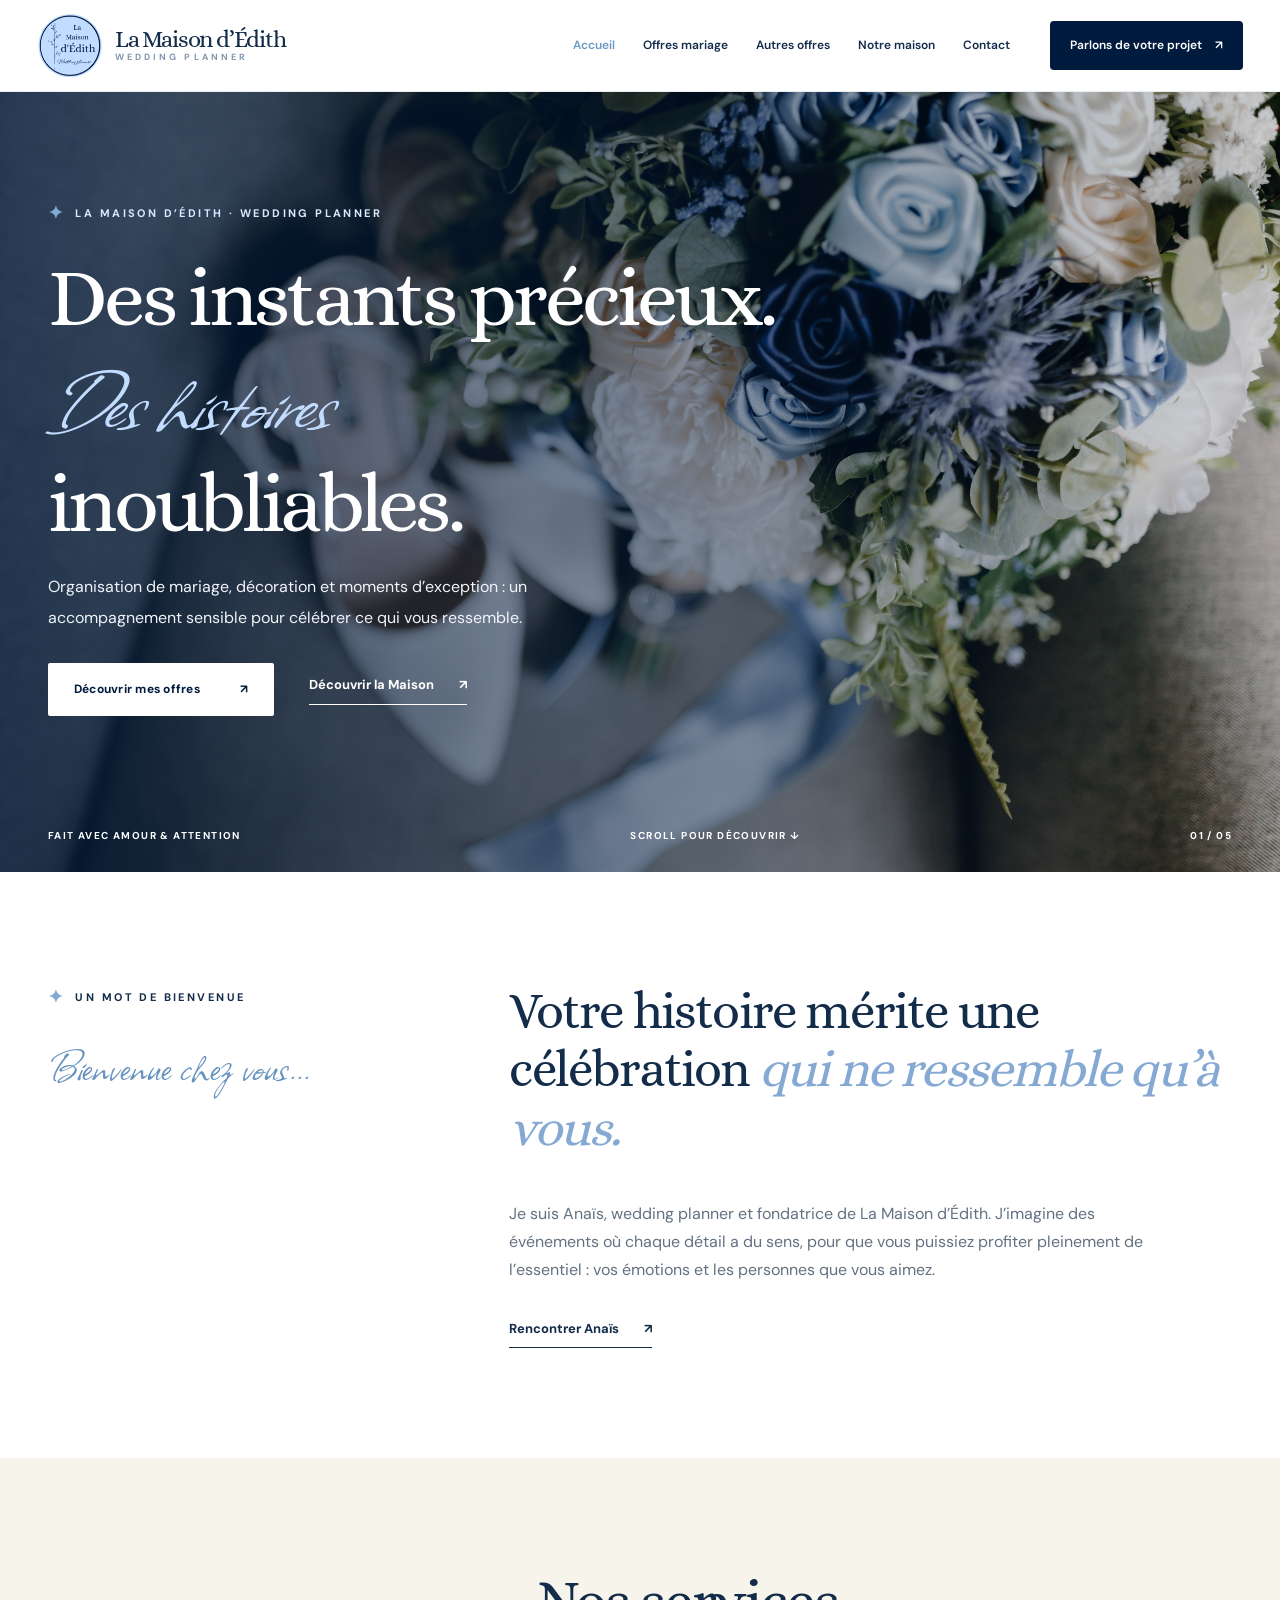
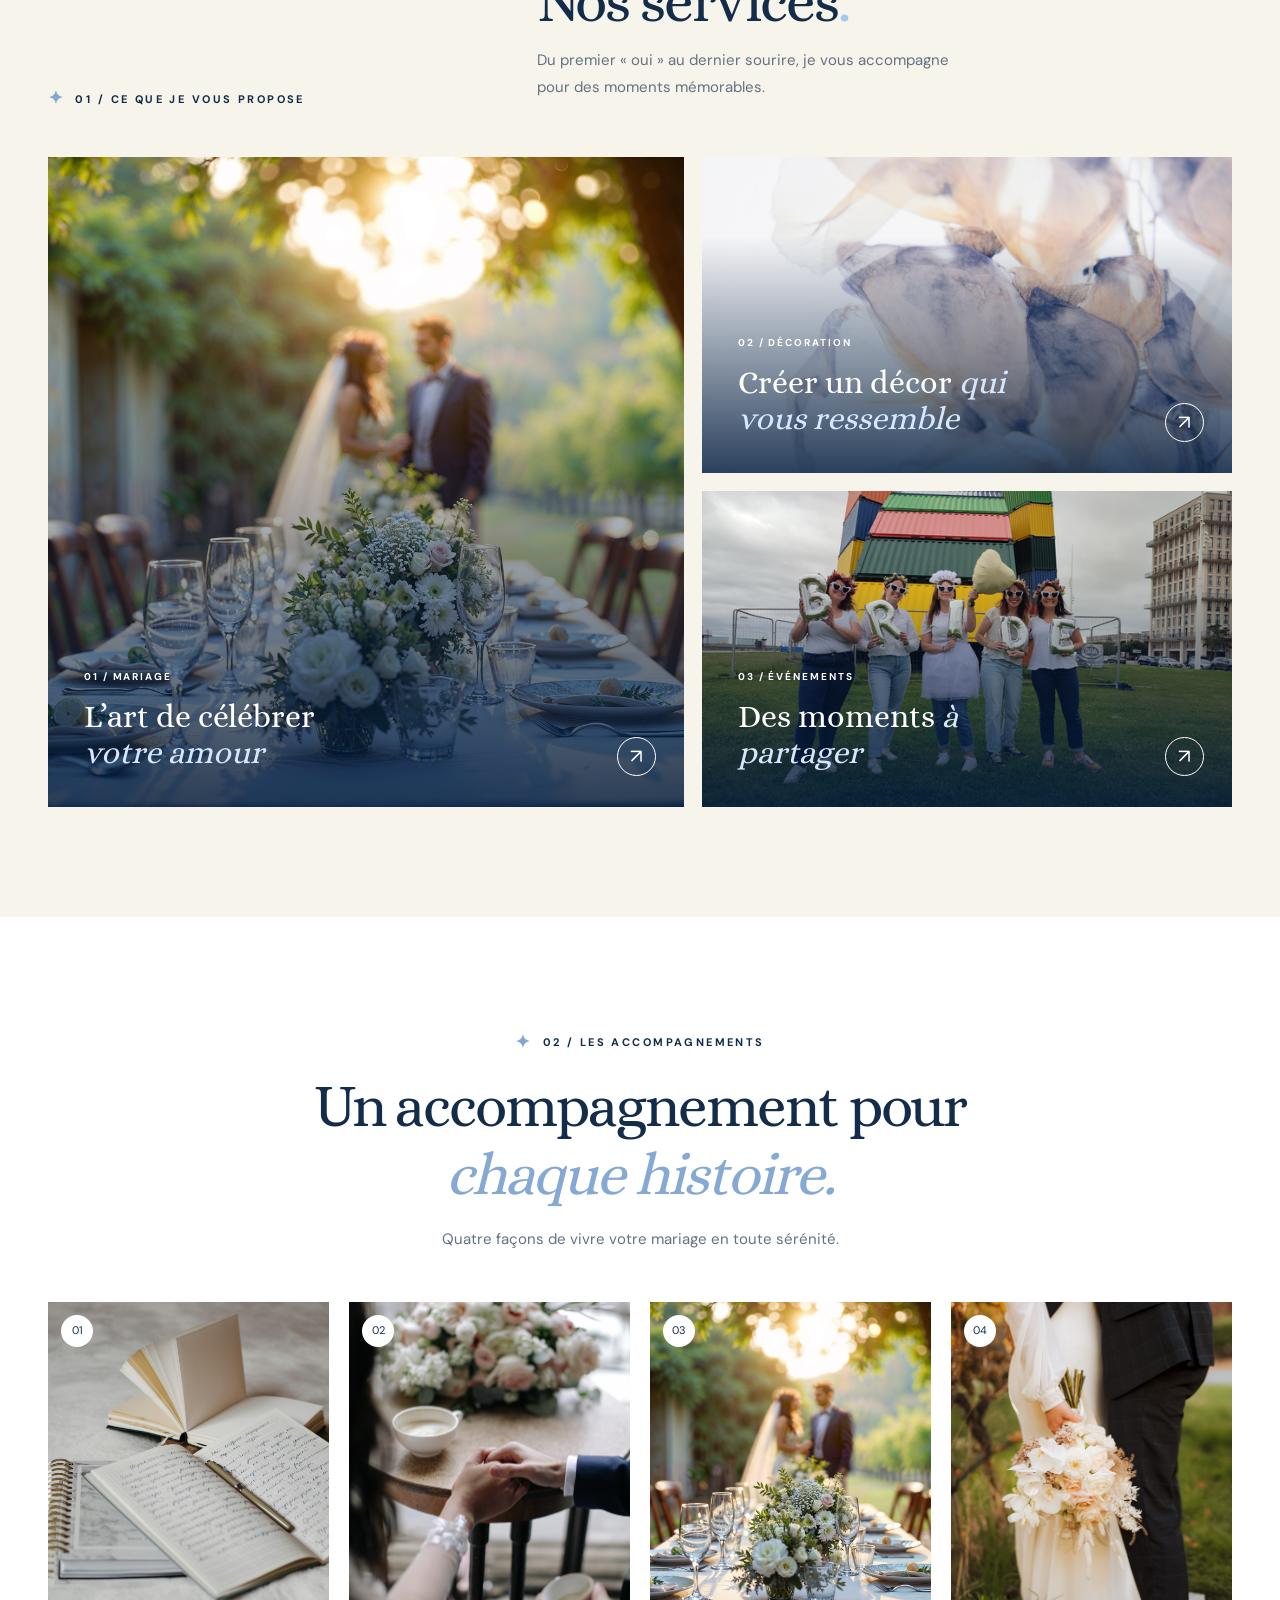
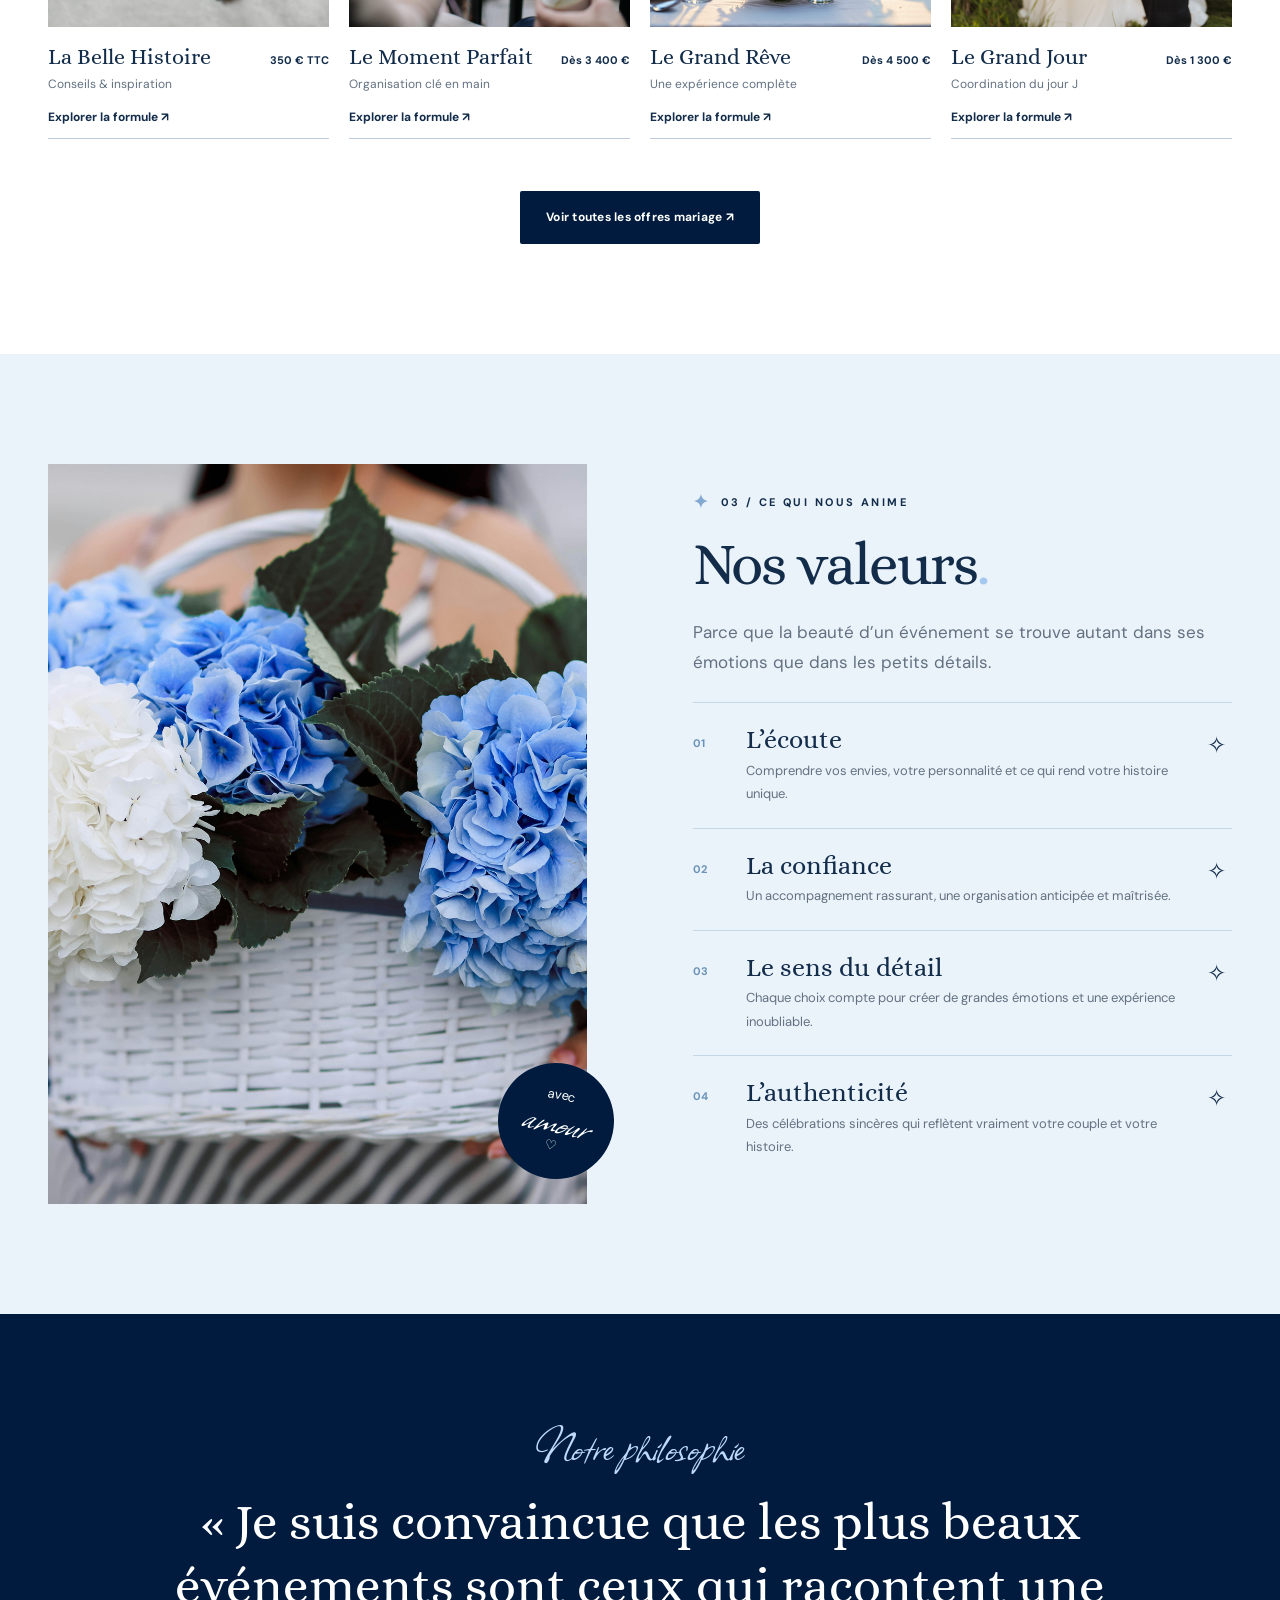
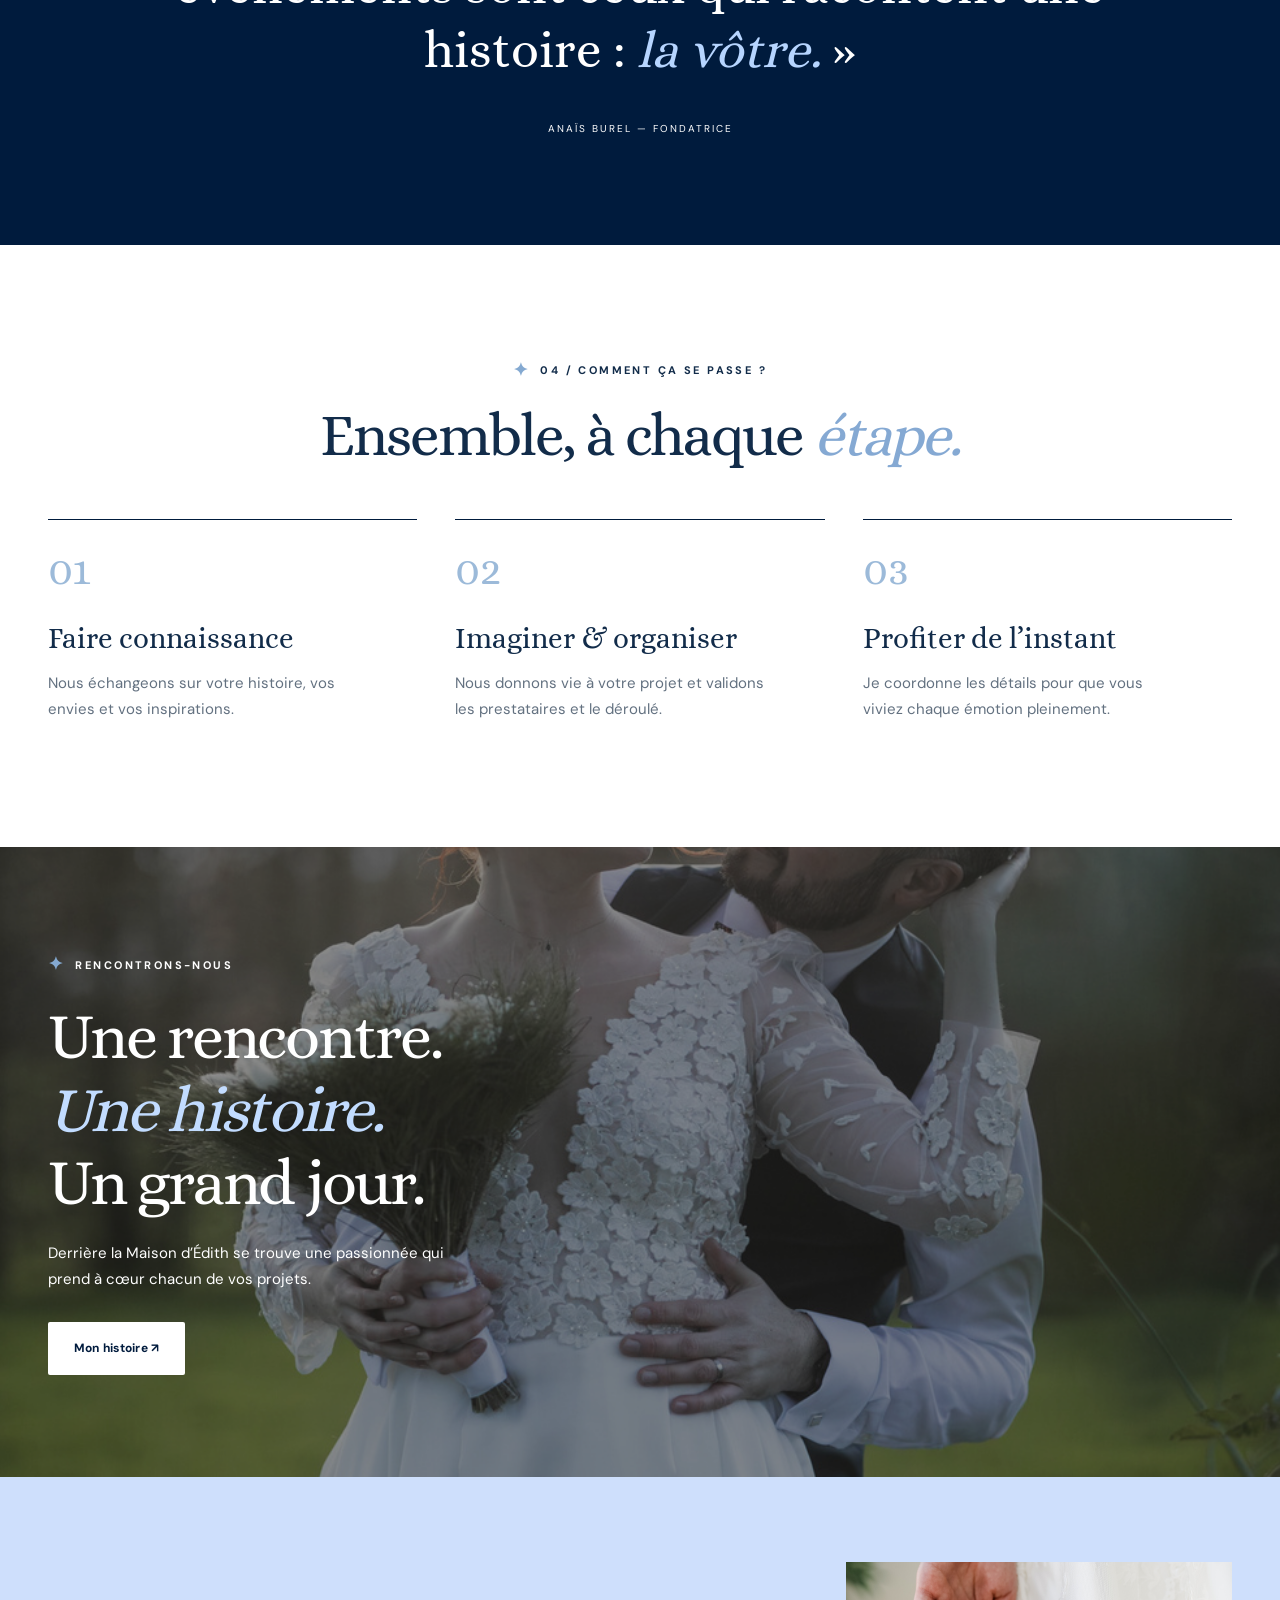
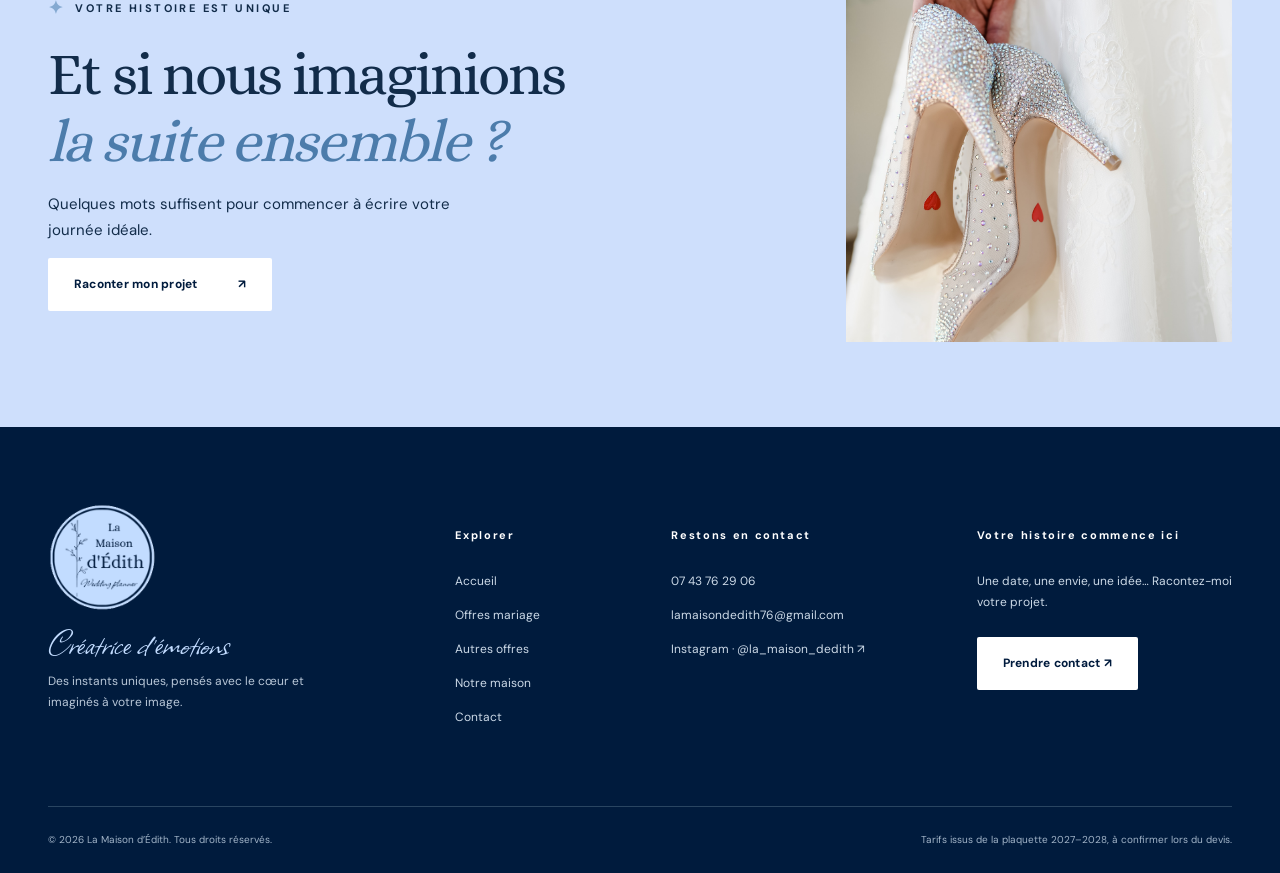
<file: index.html>
<!doctype html><html lang="fr"><head><meta charset="UTF-8"><meta name="viewport" content="width=device-width,initial-scale=1"><meta name="theme-color" content="#001B3D"><meta name="description" content="La Maison d’Édith : wedding planner, organisation de mariage et événements sur mesure."><title>Wedding planner &amp; créatrice d’émotions | La Maison d’Édith</title><link rel="icon" type="image/png" href="assets/img/logo-edith.png"><link rel="preconnect" href="https://fonts.googleapis.com"><link rel="preconnect" href="https://fonts.gstatic.com" crossorigin><link href="https://fonts.googleapis.com/css2?family=Alice&family=Allison&family=DM+Sans:wght@400;500;600;700&display=swap" rel="stylesheet"><link rel="stylesheet" href="assets/style.css"></head><body><a class="skip" href="#main">Aller au contenu</a><header class="header" id="header"><div class="header-inner"><a class="identity" href="index.html" aria-label="La Maison d’Édith — Accueil"><img src="assets/img/logo-edith.png" alt="Logo La Maison d’Édith"><span><strong>La Maison d’Édith</strong><small>WEDDING PLANNER</small></span></a><nav class="nav" id="nav" aria-label="Navigation principale"><a class="nav-link active" href="index.html">Accueil</a><a class="nav-link " href="offres-mariage.html">Offres mariage</a><a class="nav-link " href="autres-offres.html">Autres offres</a><a class="nav-link " href="a-propos.html">Notre maison</a><a class="nav-link " href="contact.html">Contact</a></nav><a class="header-action" href="contact.html">Parlons de votre projet <span>↗</span></a><button class="hamburger" type="button" aria-expanded="false" aria-controls="nav" aria-label="Afficher le menu"><span></span><span></span><span></span></button></div></header><main id="main"><section class="hero"><video autoplay muted playsinline loop preload="metadata" poster="assets/img/hero.jpeg" aria-hidden="true"><source src="assets/video/edith-hero.mp4" type="video/mp4"></video><div class="hero-overlay"></div><div class="hero-inner wrap"><div class="hero-copy"><span class="eyebrow"><span class="tiny-diamond">✦</span> LA MAISON D’ÉDITH · WEDDING PLANNER</span><h1>Des instants précieux.<br><i>Des histoires</i><br>inoubliables.</h1><p>Organisation de mariage, décoration et moments d’exception : un accompagnement sensible pour célébrer ce qui vous ressemble.</p><div class="hero-buttons"><a class="button button-white" href="offres-mariage.html">Découvrir mes offres <span>↗</span></a><a class="text-link light-link" href="a-propos.html">Découvrir la Maison <span>↗</span></a></div></div></div><div class="hero-bottom wrap"><span>FAIT AVEC AMOUR & ATTENTION</span><a href="#introduction">SCROLL POUR DÉCOUVRIR ↓</a><span>01 / 05</span></div></section>
<section id="introduction" class="intro wrap section"><div class="intro-label"><span class="eyebrow"><span class="tiny-diamond">✦</span> UN MOT DE BIENVENUE</span><p class="handwritten">Bienvenue chez vous...</p></div><div class="intro-main"><h2>Votre histoire mérite une célébration <em>qui ne ressemble qu’à vous.</em></h2><p>Je suis Anaïs, wedding planner et fondatrice de La Maison d’Édith. J’imagine des événements où chaque détail a du sens, pour que vous puissiez profiter pleinement de l’essentiel : vos émotions et les personnes que vous aimez.</p><a class="text-link" href="a-propos.html">Rencontrer Anaïs <span>↗</span></a></div></section>
<section class="services section cream" id="services"><div class="wrap"><div class="split-heading"><span class="eyebrow"><span class="tiny-diamond">✦</span> 01 / CE QUE JE VOUS PROPOSE</span><div><h2>Nos services<span class="period">.</span></h2><p>Du premier « oui » au dernier sourire, je vous accompagne pour des moments mémorables.</p></div></div><div class="service-grid"><a class="service-large" href="offres-mariage.html"><img src="assets/img/dream.jpeg" alt="Table de réception de mariage élégante" loading="lazy"><div class="service-overlay"><span>01 / MARIAGE</span><h3>L’art de célébrer<br><em>votre amour</em></h3><span class="round-arrow">↗</span></div></a><div class="service-side"><a class="service-small" href="offres-mariage.html#joli-decor"><img src="assets/img/decor.jpeg" alt="Scénographie florale pour mariage" loading="lazy"><div class="service-overlay"><span>02 / DÉCORATION</span><h3>Créer un décor <em>qui vous ressemble</em></h3><span class="round-arrow">↗</span></div></a><a class="service-small" href="autres-offres.html"><img src="assets/img/event-3.jpeg" alt="Activités et célébrations de groupe" loading="lazy"><div class="service-overlay"><span>03 / ÉVÉNEMENTS</span><h3>Des moments <em>à partager</em></h3><span class="round-arrow">↗</span></div></a></div></div></div></section>
<section class="offers-preview section"><div class="wrap"><div class="center-heading"><span class="eyebrow"><span class="tiny-diamond">✦</span> 02 / LES ACCOMPAGNEMENTS</span><h2>Un accompagnement pour <em>chaque histoire.</em></h2><p>Quatre façons de vivre votre mariage en toute sérénité.</p></div><div class="preview-grid"><a class="preview-card" href="offres-mariage.html#belle-histoire"><div class="preview-picture"><img src="assets/img/story.jpeg" loading="lazy" alt="Carnet d’inspiration mariage"><span class="small-index">01</span></div><div class="preview-meta"><div><h3>La Belle Histoire</h3><p>Conseils & inspiration</p></div><span>350 € TTC</span></div><span class="mini-link">Explorer la formule ↗</span></a><a class="preview-card" href="offres-mariage.html#moment-parfait"><div class="preview-picture"><img src="assets/img/moment.jpeg" loading="lazy" alt="Couple autour d’une table"><span class="small-index">02</span></div><div class="preview-meta"><div><h3>Le Moment Parfait</h3><p>Organisation clé en main</p></div><span>Dès 3 400 €</span></div><span class="mini-link">Explorer la formule ↗</span></a><a class="preview-card" href="offres-mariage.html#grand-reve"><div class="preview-picture"><img src="assets/img/dream.jpeg" loading="lazy" alt="Réception extérieure romantique"><span class="small-index">03</span></div><div class="preview-meta"><div><h3>Le Grand Rêve</h3><p>Une expérience complète</p></div><span>Dès 4 500 €</span></div><span class="mini-link">Explorer la formule ↗</span></a><a class="preview-card" href="offres-mariage.html#grand-jour"><div class="preview-picture"><img src="assets/img/jour.jpeg" loading="lazy" alt="Couple de mariés avec bouquet"><span class="small-index">04</span></div><div class="preview-meta"><div><h3>Le Grand Jour</h3><p>Coordination du jour J</p></div><span>Dès 1 300 €</span></div><span class="mini-link">Explorer la formule ↗</span></a></div><div class="center-action"><a class="button button-dark" href="offres-mariage.html">Voir toutes les offres mariage ↗</a></div></div></section>
<section class="values section" id="valeurs"><div class="wrap values-wrap"><div class="values-image"><img src="assets/img/flowers.jpeg" alt="Fleurs bleues et blanches, inspiration La Maison d’Édith" loading="lazy"><div class="values-stamp">avec <i>amour</i> ♡</div></div><div class="values-copy"><span class="eyebrow"><span class="tiny-diamond">✦</span> 03 / CE QUI NOUS ANIME</span><h2>Nos valeurs<span class="period">.</span></h2><p class="values-intro">Parce que la beauté d’un événement se trouve autant dans ses émotions que dans les petits détails.</p><div class="value-row"><span class="value-number">01</span><div><h3>L’écoute</h3><p>Comprendre vos envies, votre personnalité et ce qui rend votre histoire unique.</p></div><span class="value-star">✧</span></div><div class="value-row"><span class="value-number">02</span><div><h3>La confiance</h3><p>Un accompagnement rassurant, une organisation anticipée et maîtrisée.</p></div><span class="value-star">✧</span></div><div class="value-row"><span class="value-number">03</span><div><h3>Le sens du détail</h3><p>Chaque choix compte pour créer de grandes émotions et une expérience inoubliable.</p></div><span class="value-star">✧</span></div><div class="value-row"><span class="value-number">04</span><div><h3>L’authenticité</h3><p>Des célébrations sincères qui reflètent vraiment votre couple et votre histoire.</p></div><span class="value-star">✧</span></div></div></div></section>
<section class="manifesto"><div class="wrap"><span class="handwritten">Notre philosophie</span><p>« Je suis convaincue que les plus beaux événements sont ceux qui racontent une histoire : <em>la vôtre.</em> »</p><span>ANAÏS BUREL — FONDATRICE</span></div></section>
<section class="process section"><div class="wrap"><div class="center-heading"><span class="eyebrow"><span class="tiny-diamond">✦</span> 04 / COMMENT ÇA SE PASSE ?</span><h2>Ensemble, à chaque <em>étape.</em></h2></div><div class="process-grid"><div><span>01</span><h3>Faire connaissance</h3><p>Nous échangeons sur votre histoire, vos envies et vos inspirations.</p></div><div><span>02</span><h3>Imaginer & organiser</h3><p>Nous donnons vie à votre projet et validons les prestataires et le déroulé.</p></div><div><span>03</span><h3>Profiter de l’instant</h3><p>Je coordonne les détails pour que vous viviez chaque émotion pleinement.</p></div></div></div></section>
<section class="story-banner"><img src="assets/img/about.jpeg" alt="Couple de mariés heureux" loading="lazy"><div class="story-content"><span class="eyebrow"><span class="tiny-diamond">✦</span> RENCONTRONS-NOUS</span><h2>Une rencontre.<br><em>Une histoire.</em><br>Un grand jour.</h2><p>Derrière la Maison d’Édith se trouve une passionnée qui prend à cœur chacun de vos projets.</p><a class="button button-white" href="a-propos.html">Mon histoire ↗</a></div></section><section class="ending"><div class="wrap ending-inner"><div><span class="eyebrow"><span class="tiny-diamond">✦</span> VOTRE HISTOIRE EST UNIQUE</span><h2>Et si nous imaginions<br><em>la suite ensemble ?</em></h2><p>Quelques mots suffisent pour commencer à écrire votre journée idéale.</p><a href="contact.html" class="button button-white">Raconter mon projet <span>↗</span></a></div><img src="assets/img/details.jpeg" alt="Détail élégant d’un mariage" loading="lazy"></div></section></main><footer class="footer"><div class="wrap footer-grid"><div class="foot-brand"><img src="assets/img/logo-edith.png" alt="La Maison d’Édith" loading="lazy"><p class="handwritten">Créatrice d’émotions</p><p>Des instants uniques, pensés avec le cœur et imaginés à votre image.</p></div><div><span class="foot-title">Explorer</span><a href="index.html">Accueil</a><a href="offres-mariage.html">Offres mariage</a><a href="autres-offres.html">Autres offres</a><a href="a-propos.html">Notre maison</a><a href="contact.html">Contact</a></div><div><span class="foot-title">Restons en contact</span><a href="tel:+33743762906">07 43 76 29 06</a><a href="mailto:lamaisondedith76@gmail.com">lamaisondedith76@gmail.com</a><a href="https://www.instagram.com/la_maison_dedith/" target="_blank" rel="noopener noreferrer">Instagram · @la_maison_dedith ↗</a></div><div class="foot-news"><span class="foot-title">Votre histoire commence ici</span><p>Une date, une envie, une idée… Racontez-moi votre projet.</p><a class="button button-white" href="contact.html">Prendre contact ↗</a></div></div><div class="wrap footer-base"><span>© 2026 La Maison d’Édith. Tous droits réservés.</span><span>Tarifs issus de la plaquette 2027–2028, à confirmer lors du devis.</span></div></footer><script src="assets/app.js"></script></body></html>
</file>
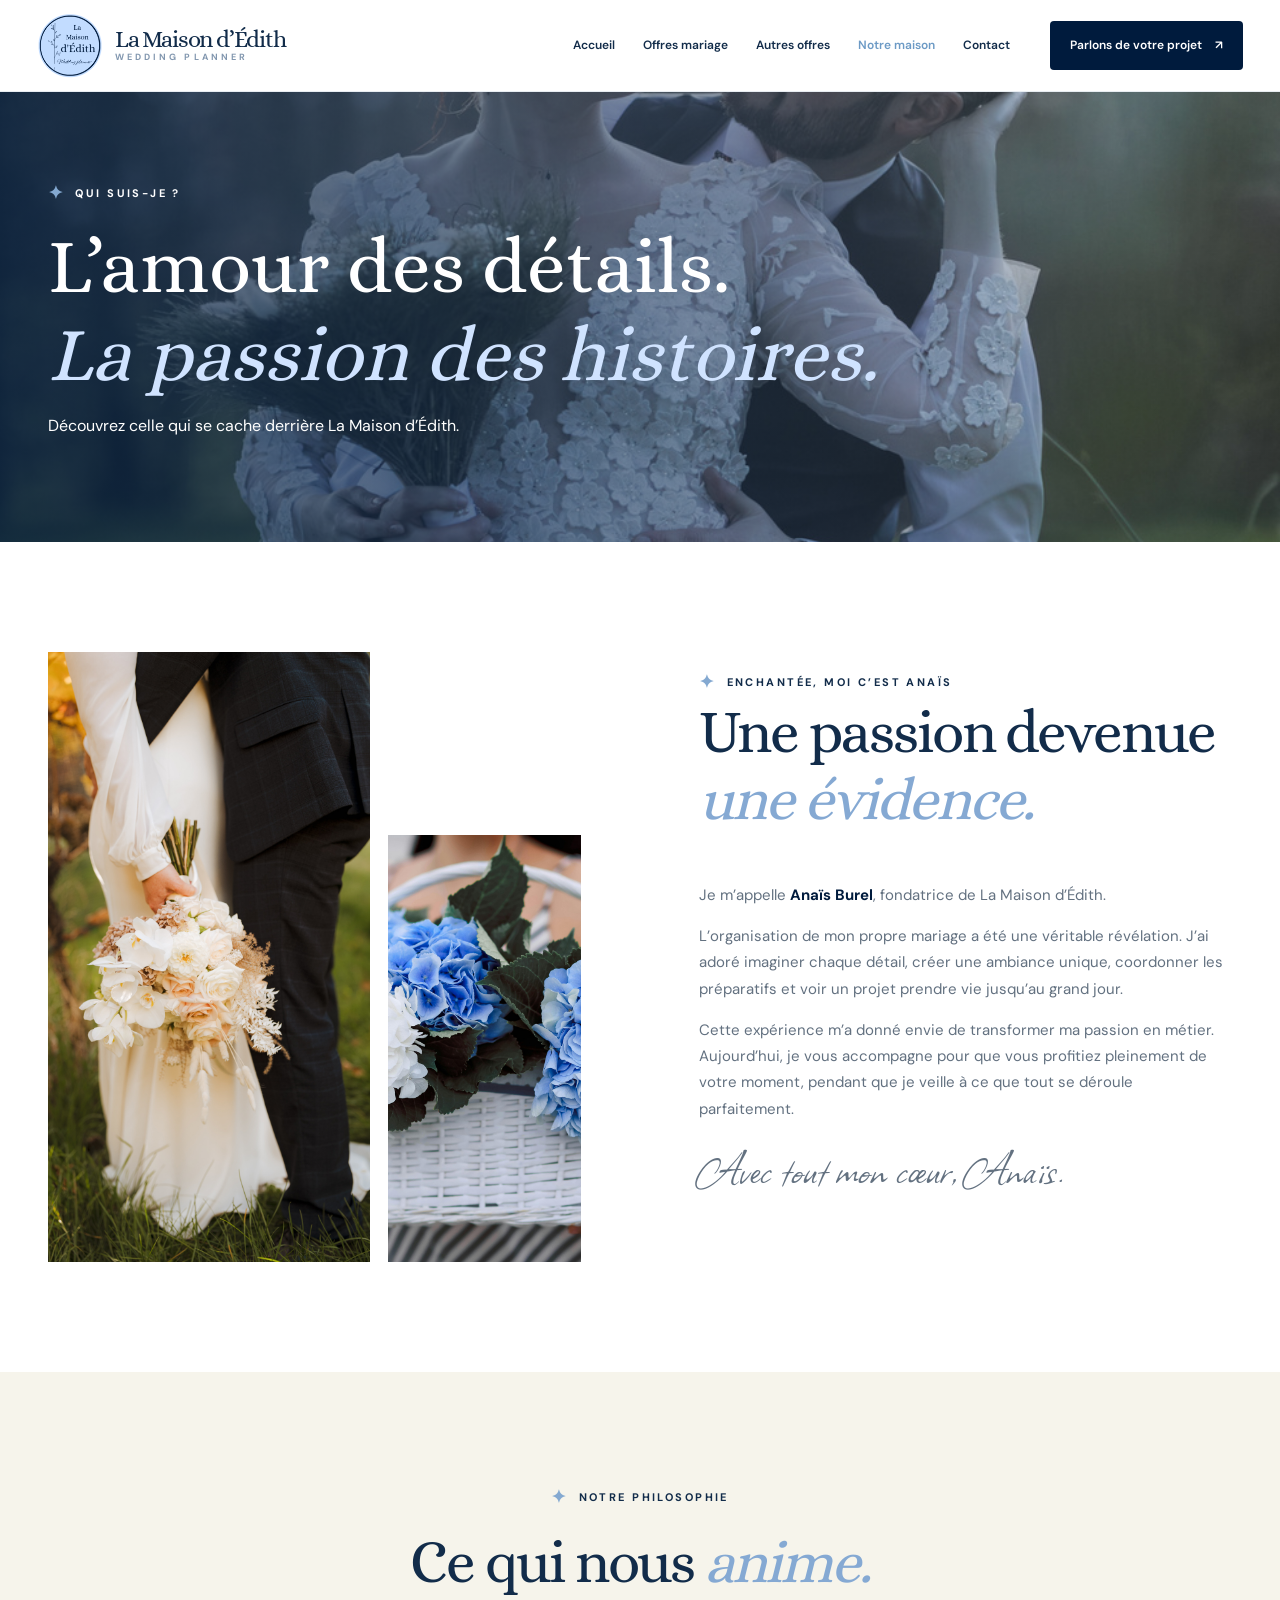
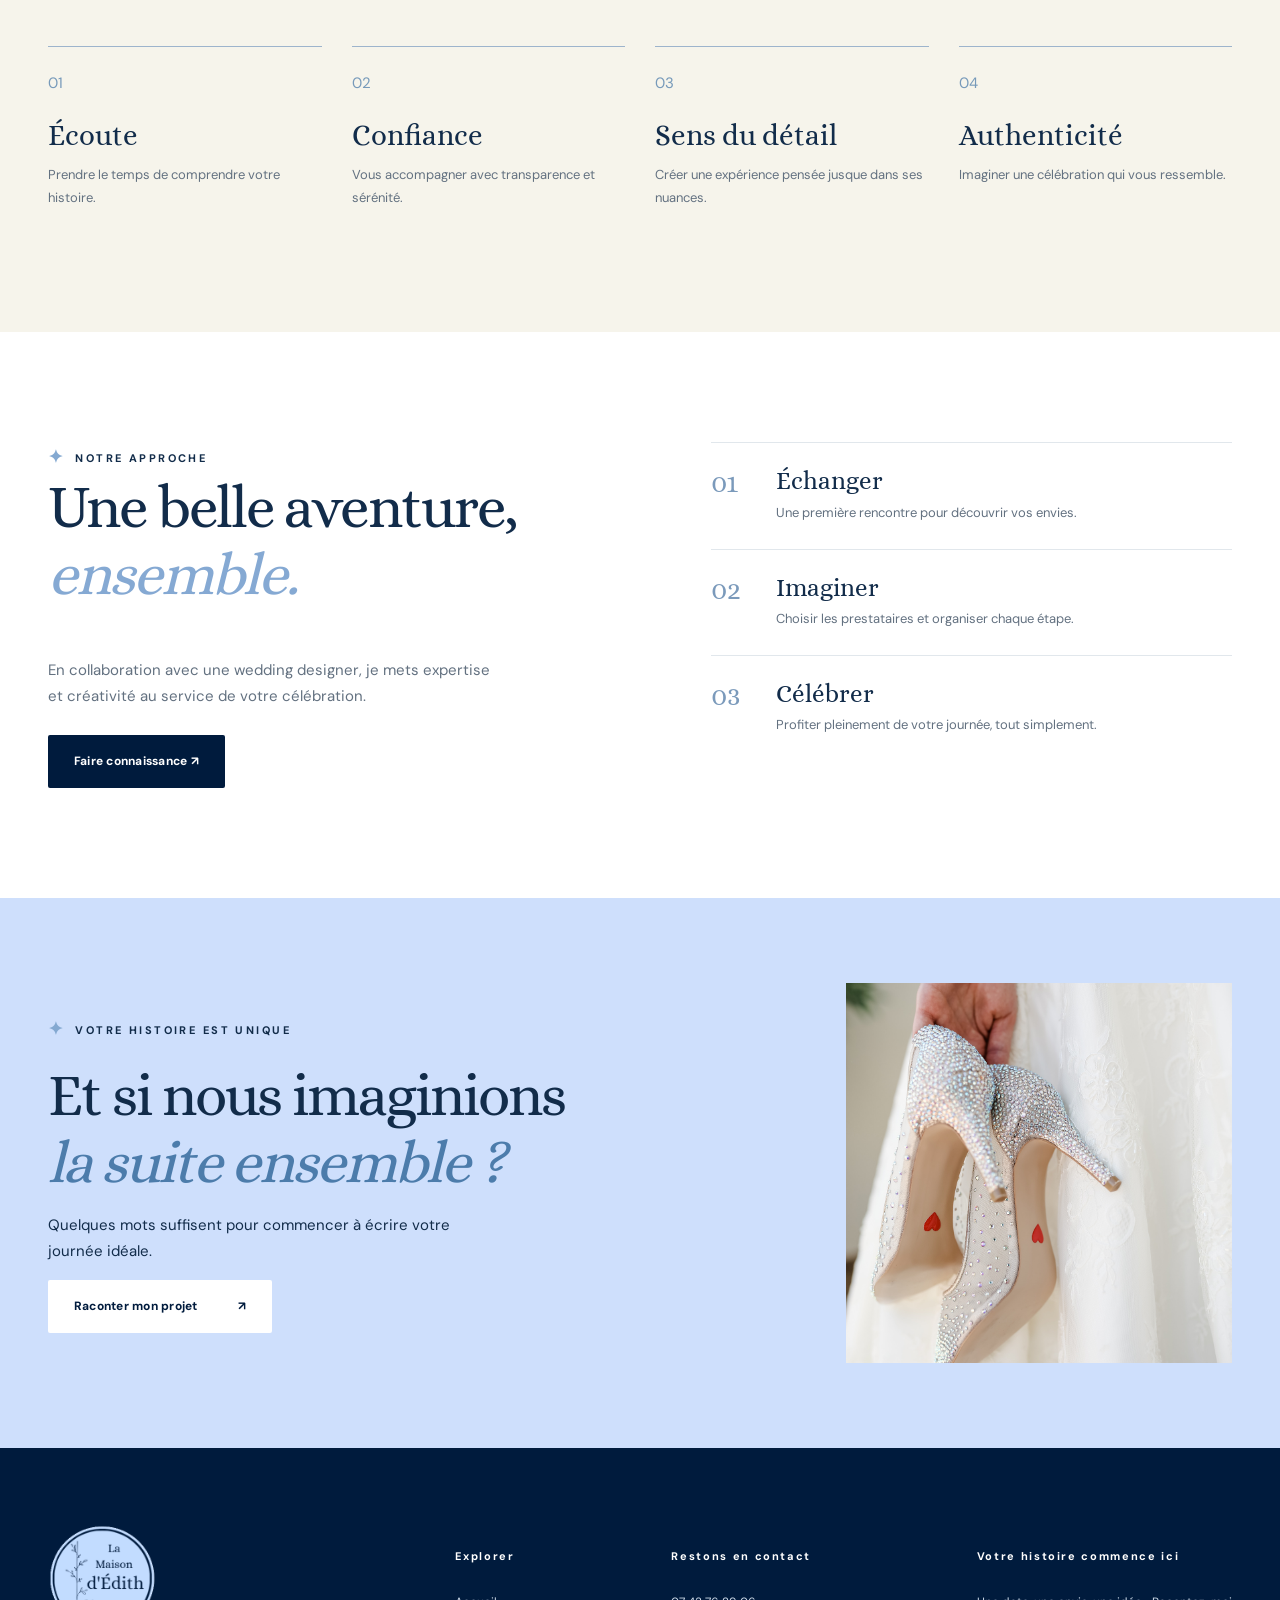
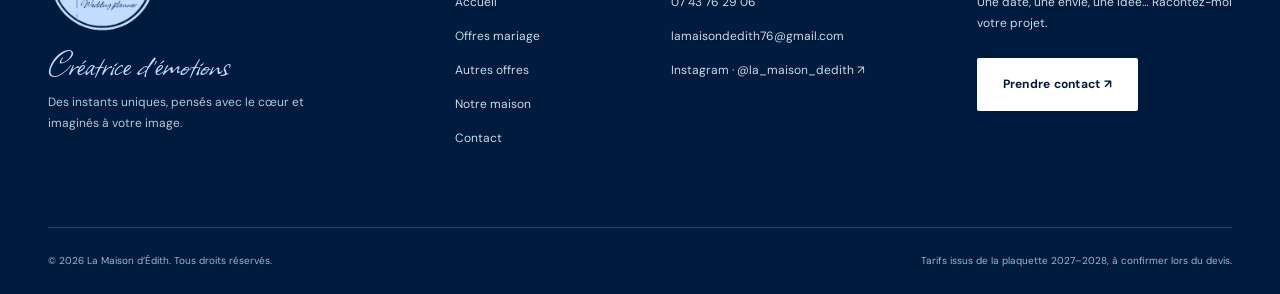
<file: a-propos.html>
<!doctype html><html lang="fr"><head><meta charset="UTF-8"><meta name="viewport" content="width=device-width,initial-scale=1"><meta name="theme-color" content="#001B3D"><meta name="description" content="Rencontrez Anaïs Burel, fondatrice de La Maison d’Édith, wedding planner passionnée."><title>À propos d’Anaïs Burel | La Maison d’Édith</title><link rel="icon" type="image/png" href="assets/img/logo-edith.png"><link rel="preconnect" href="https://fonts.googleapis.com"><link rel="preconnect" href="https://fonts.gstatic.com" crossorigin><link href="https://fonts.googleapis.com/css2?family=Alice&family=Allison&family=DM+Sans:wght@400;500;600;700&display=swap" rel="stylesheet"><link rel="stylesheet" href="assets/style.css"></head><body><a class="skip" href="#main">Aller au contenu</a><header class="header" id="header"><div class="header-inner"><a class="identity" href="index.html" aria-label="La Maison d’Édith — Accueil"><img src="assets/img/logo-edith.png" alt="Logo La Maison d’Édith"><span><strong>La Maison d’Édith</strong><small>WEDDING PLANNER</small></span></a><nav class="nav" id="nav" aria-label="Navigation principale"><a class="nav-link " href="index.html">Accueil</a><a class="nav-link " href="offres-mariage.html">Offres mariage</a><a class="nav-link " href="autres-offres.html">Autres offres</a><a class="nav-link active" href="a-propos.html">Notre maison</a><a class="nav-link " href="contact.html">Contact</a></nav><a class="header-action" href="contact.html">Parlons de votre projet <span>↗</span></a><button class="hamburger" type="button" aria-expanded="false" aria-controls="nav" aria-label="Afficher le menu"><span></span><span></span><span></span></button></div></header><main id="main"><section class="page-hero page-hero-about"><img class="page-bg" src="assets/img/about.jpeg" alt="Couple de mariés"><div class="page-shade"></div><div class="wrap page-hero-content"><span class="eyebrow"><span class="tiny-diamond">✦</span> QUI SUIS-JE ?</span><h1>L’amour des détails.<br><em>La passion des histoires.</em></h1><p>Découvrez celle qui se cache derrière La Maison d’Édith.</p></div></section><section class="section wrap about-grid"><div class="about-images"><img src="assets/img/jour.jpeg" alt="Détail d’un mariage" loading="lazy"><img src="assets/img/flowers.jpeg" alt="Bouquet floral bleu et blanc" loading="lazy"></div><div class="about-copy"><span class="eyebrow"><span class="tiny-diamond">✦</span> ENCHANTÉE, MOI C’EST ANAÏS</span><h2>Une passion devenue <em>une évidence.</em></h2><p>Je m’appelle <strong>Anaïs Burel</strong>, fondatrice de La Maison d’Édith.</p><p>L’organisation de mon propre mariage a été une véritable révélation. J’ai adoré imaginer chaque détail, créer une ambiance unique, coordonner les préparatifs et voir un projet prendre vie jusqu’au grand jour.</p><p>Cette expérience m’a donné envie de transformer ma passion en métier. Aujourd’hui, je vous accompagne pour que vous profitiez pleinement de votre moment, pendant que je veille à ce que tout se déroule parfaitement.</p><p class="handwritten">Avec tout mon cœur, Anaïs.</p></div></section><section class="section cream"><div class="wrap"><div class="center-heading"><span class="eyebrow"><span class="tiny-diamond">✦</span> NOTRE PHILOSOPHIE</span><h2>Ce qui nous <em>anime.</em></h2></div><div class="about-values"><article><span>01</span><h3>Écoute</h3><p>Prendre le temps de comprendre votre histoire.</p></article><article><span>02</span><h3>Confiance</h3><p>Vous accompagner avec transparence et sérénité.</p></article><article><span>03</span><h3>Sens du détail</h3><p>Créer une expérience pensée jusque dans ses nuances.</p></article><article><span>04</span><h3>Authenticité</h3><p>Imaginer une célébration qui vous ressemble.</p></article></div></div></section><section class="section wrap approach"><div><span class="eyebrow"><span class="tiny-diamond">✦</span> NOTRE APPROCHE</span><h2>Une belle aventure, <em>ensemble.</em></h2><p>En collaboration avec une wedding designer, je mets expertise et créativité au service de votre célébration.</p><a href="contact.html" class="button button-dark">Faire connaissance ↗</a></div><div class="approach-steps"><div><b>01</b><h3>Échanger</h3><p>Une première rencontre pour découvrir vos envies.</p></div><div><b>02</b><h3>Imaginer</h3><p>Choisir les prestataires et organiser chaque étape.</p></div><div><b>03</b><h3>Célébrer</h3><p>Profiter pleinement de votre journée, tout simplement.</p></div></div></section><section class="ending"><div class="wrap ending-inner"><div><span class="eyebrow"><span class="tiny-diamond">✦</span> VOTRE HISTOIRE EST UNIQUE</span><h2>Et si nous imaginions<br><em>la suite ensemble ?</em></h2><p>Quelques mots suffisent pour commencer à écrire votre journée idéale.</p><a href="contact.html" class="button button-white">Raconter mon projet <span>↗</span></a></div><img src="assets/img/details.jpeg" alt="Détail élégant d’un mariage" loading="lazy"></div></section></main><footer class="footer"><div class="wrap footer-grid"><div class="foot-brand"><img src="assets/img/logo-edith.png" alt="La Maison d’Édith" loading="lazy"><p class="handwritten">Créatrice d’émotions</p><p>Des instants uniques, pensés avec le cœur et imaginés à votre image.</p></div><div><span class="foot-title">Explorer</span><a href="index.html">Accueil</a><a href="offres-mariage.html">Offres mariage</a><a href="autres-offres.html">Autres offres</a><a href="a-propos.html">Notre maison</a><a href="contact.html">Contact</a></div><div><span class="foot-title">Restons en contact</span><a href="tel:+33743762906">07 43 76 29 06</a><a href="mailto:lamaisondedith76@gmail.com">lamaisondedith76@gmail.com</a><a href="https://www.instagram.com/la_maison_dedith/" target="_blank" rel="noopener noreferrer">Instagram · @la_maison_dedith ↗</a></div><div class="foot-news"><span class="foot-title">Votre histoire commence ici</span><p>Une date, une envie, une idée… Racontez-moi votre projet.</p><a class="button button-white" href="contact.html">Prendre contact ↗</a></div></div><div class="wrap footer-base"><span>© 2026 La Maison d’Édith. Tous droits réservés.</span><span>Tarifs issus de la plaquette 2027–2028, à confirmer lors du devis.</span></div></footer><script src="assets/app.js"></script></body></html>
</file>
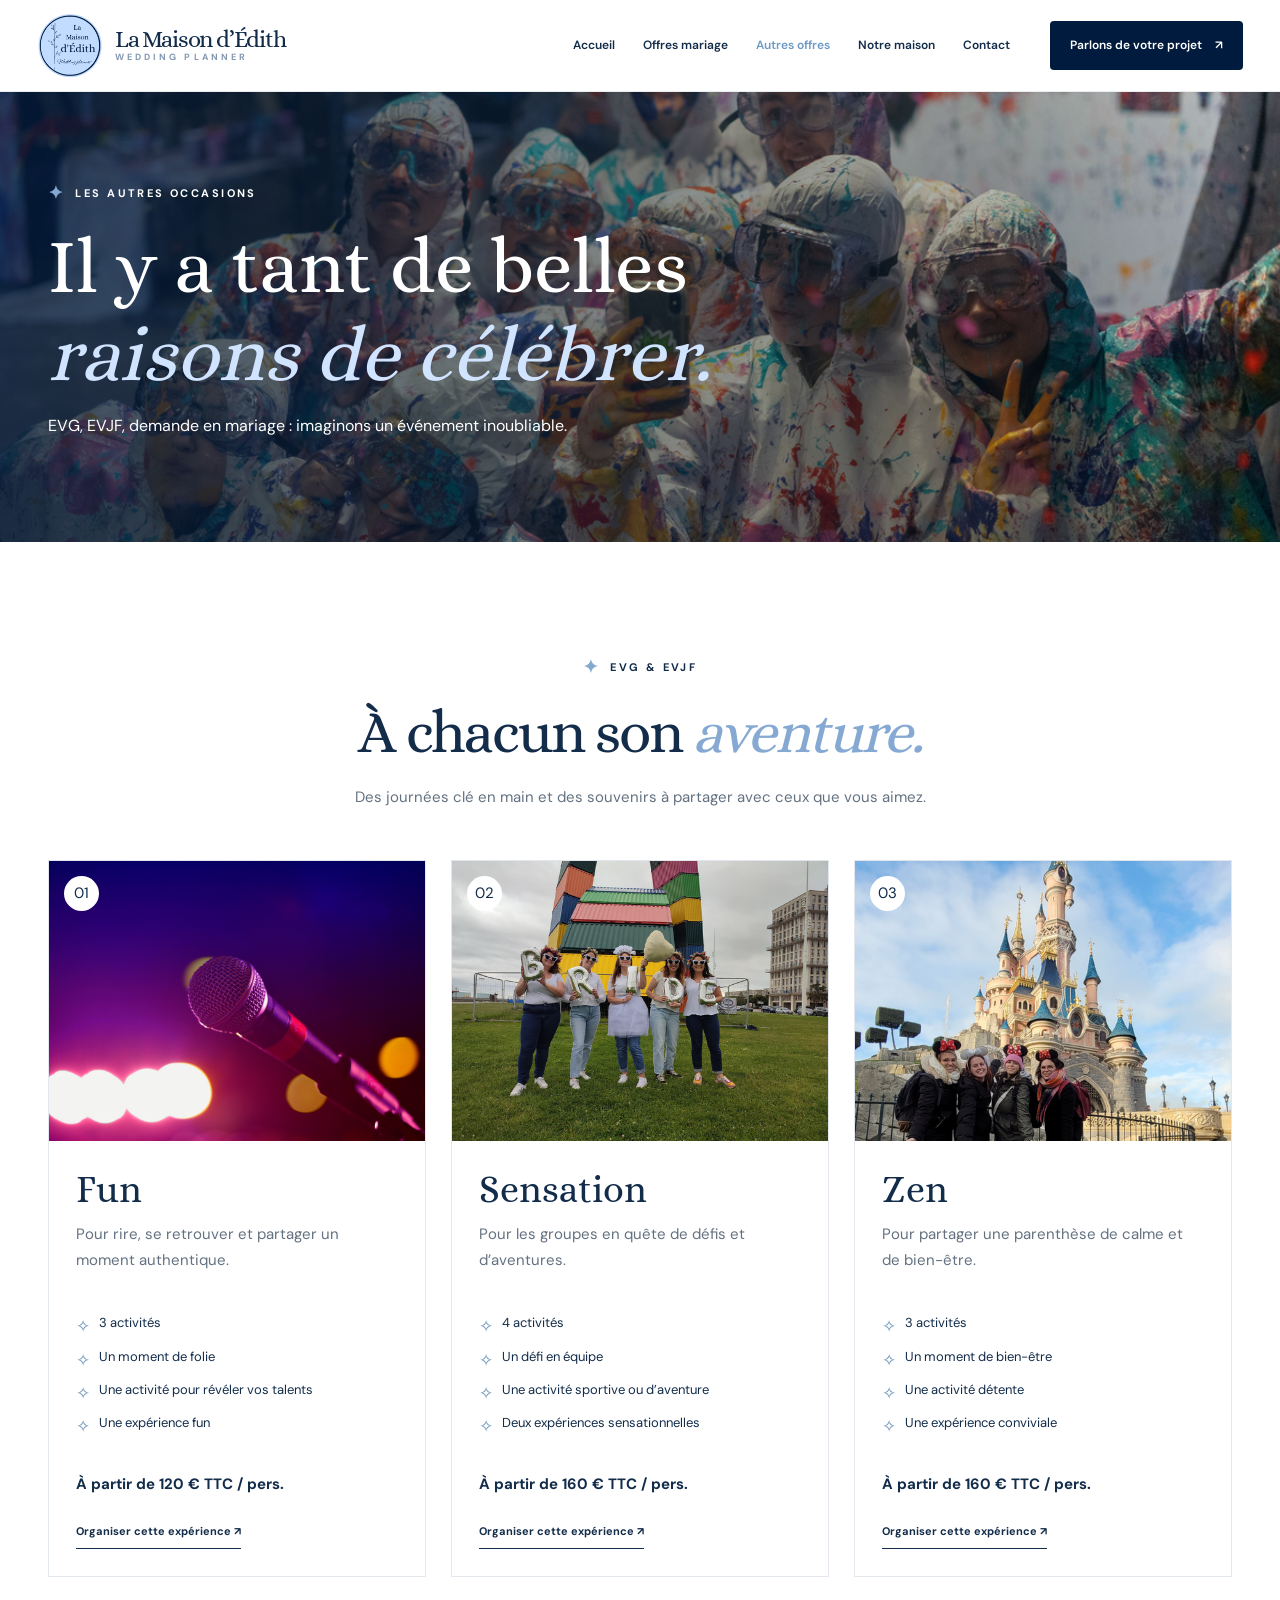
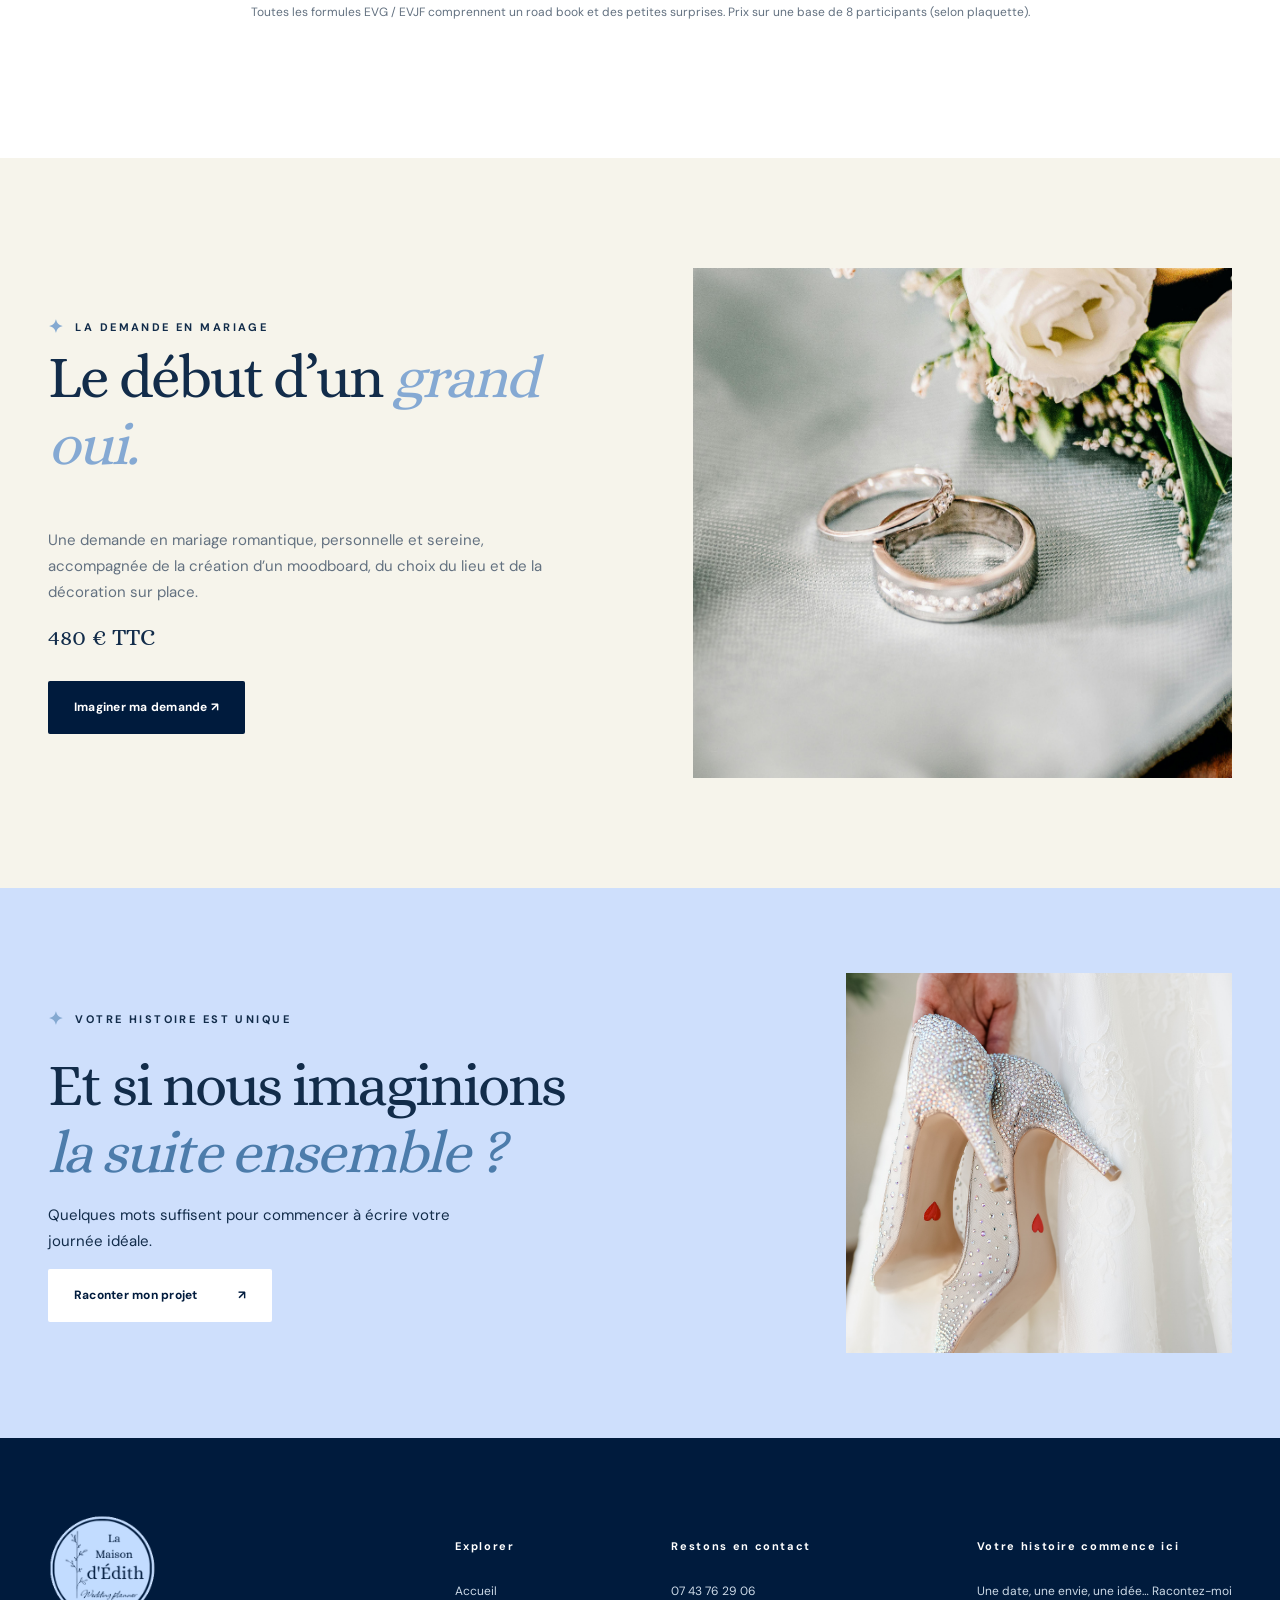
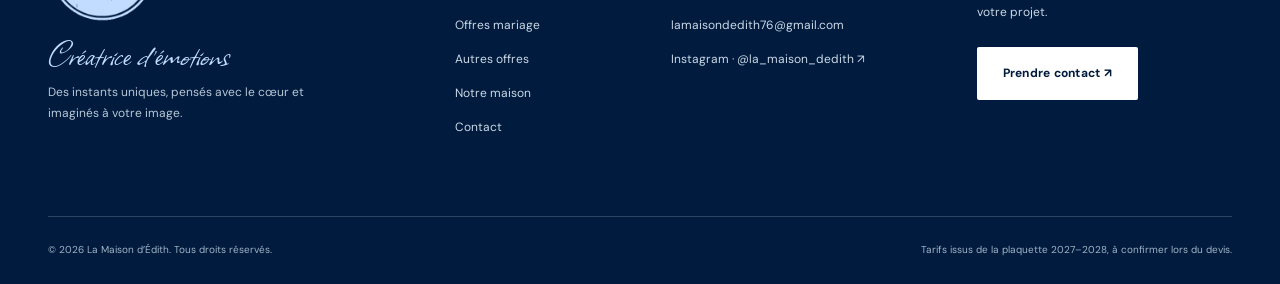
<file: autres-offres.html>
<!doctype html><html lang="fr"><head><meta charset="UTF-8"><meta name="viewport" content="width=device-width,initial-scale=1"><meta name="theme-color" content="#001B3D"><meta name="description" content="EVG, EVJF Fun, Sensation, Zen et demande en mariage imaginés par La Maison d’Édith."><title>Autres offres &amp; événements | La Maison d’Édith</title><link rel="icon" type="image/png" href="assets/img/logo-edith.png"><link rel="preconnect" href="https://fonts.googleapis.com"><link rel="preconnect" href="https://fonts.gstatic.com" crossorigin><link href="https://fonts.googleapis.com/css2?family=Alice&family=Allison&family=DM+Sans:wght@400;500;600;700&display=swap" rel="stylesheet"><link rel="stylesheet" href="assets/style.css"></head><body><a class="skip" href="#main">Aller au contenu</a><header class="header" id="header"><div class="header-inner"><a class="identity" href="index.html" aria-label="La Maison d’Édith — Accueil"><img src="assets/img/logo-edith.png" alt="Logo La Maison d’Édith"><span><strong>La Maison d’Édith</strong><small>WEDDING PLANNER</small></span></a><nav class="nav" id="nav" aria-label="Navigation principale"><a class="nav-link " href="index.html">Accueil</a><a class="nav-link " href="offres-mariage.html">Offres mariage</a><a class="nav-link active" href="autres-offres.html">Autres offres</a><a class="nav-link " href="a-propos.html">Notre maison</a><a class="nav-link " href="contact.html">Contact</a></nav><a class="header-action" href="contact.html">Parlons de votre projet <span>↗</span></a><button class="hamburger" type="button" aria-expanded="false" aria-controls="nav" aria-label="Afficher le menu"><span></span><span></span><span></span></button></div></header><main id="main"><section class="page-hero page-hero-other"><img class="page-bg" src="assets/img/event-5.jpeg" alt="Fête et célébration"><div class="page-shade"></div><div class="wrap page-hero-content"><span class="eyebrow"><span class="tiny-diamond">✦</span> LES AUTRES OCCASIONS</span><h1>Il y a tant de belles<br><em>raisons de célébrer.</em></h1><p>EVG, EVJF, demande en mariage : imaginons un événement inoubliable.</p></div></section><section class="section wrap"><div class="center-heading"><span class="eyebrow"><span class="tiny-diamond">✦</span> EVG & EVJF</span><h2>À chacun son <em>aventure.</em></h2><p>Des journées clé en main et des souvenirs à partager avec ceux que vous aimez.</p></div><div class="other-grid"><article class="other-card"><div class="other-photo"><img src="assets/img/event-4.jpeg" alt="EVG EVJF formule Fun" loading="lazy"><span>01</span></div><div class="other-body"><h3>Fun</h3><p>Pour rire, se retrouver et partager un moment authentique.</p><ul class="checklist"><li>3 activités</li><li>Un moment de folie</li><li>Une activité pour révéler vos talents</li><li>Une expérience fun</li></ul><strong>À partir de 120 € TTC / pers.</strong><a href="contact.html?offre=fun" class="text-link">Organiser cette expérience ↗</a></div></article><article class="other-card"><div class="other-photo"><img src="assets/img/event-3.jpeg" alt="EVG EVJF formule Sensation" loading="lazy"><span>02</span></div><div class="other-body"><h3>Sensation</h3><p>Pour les groupes en quête de défis et d’aventures.</p><ul class="checklist"><li>4 activités</li><li>Un défi en équipe</li><li>Une activité sportive ou d’aventure</li><li>Deux expériences sensationnelles</li></ul><strong>À partir de 160 € TTC / pers.</strong><a href="contact.html?offre=sensation" class="text-link">Organiser cette expérience ↗</a></div></article><article class="other-card"><div class="other-photo"><img src="assets/img/event-2.jpeg" alt="EVG EVJF formule Zen" loading="lazy"><span>03</span></div><div class="other-body"><h3>Zen</h3><p>Pour partager une parenthèse de calme et de bien-être.</p><ul class="checklist"><li>3 activités</li><li>Un moment de bien-être</li><li>Une activité détente</li><li>Une expérience conviviale</li></ul><strong>À partir de 160 € TTC / pers.</strong><a href="contact.html?offre=zen" class="text-link">Organiser cette expérience ↗</a></div></article></div><p class="offer-note">Toutes les formules EVG / EVJF comprennent un road book et des petites surprises. Prix sur une base de 8 participants (selon plaquette).</p></section><section class="proposal-section section cream"><div class="wrap proposal-flex"><div class="proposal-copy"><span class="eyebrow"><span class="tiny-diamond">✦</span> LA DEMANDE EN MARIAGE</span><h2>Le début d’un <em>grand oui.</em></h2><p>Une demande en mariage romantique, personnelle et sereine, accompagnée de la création d’un moodboard, du choix du lieu et de la décoration sur place.</p><strong>480 € TTC</strong><a class="button button-dark" href="contact.html?offre=la-demande">Imaginer ma demande ↗</a></div><img src="assets/img/proposal.jpeg" alt="Bagues de fiançailles, inspiration demande en mariage" loading="lazy"></div></section><section class="ending"><div class="wrap ending-inner"><div><span class="eyebrow"><span class="tiny-diamond">✦</span> VOTRE HISTOIRE EST UNIQUE</span><h2>Et si nous imaginions<br><em>la suite ensemble ?</em></h2><p>Quelques mots suffisent pour commencer à écrire votre journée idéale.</p><a href="contact.html" class="button button-white">Raconter mon projet <span>↗</span></a></div><img src="assets/img/details.jpeg" alt="Détail élégant d’un mariage" loading="lazy"></div></section></main><footer class="footer"><div class="wrap footer-grid"><div class="foot-brand"><img src="assets/img/logo-edith.png" alt="La Maison d’Édith" loading="lazy"><p class="handwritten">Créatrice d’émotions</p><p>Des instants uniques, pensés avec le cœur et imaginés à votre image.</p></div><div><span class="foot-title">Explorer</span><a href="index.html">Accueil</a><a href="offres-mariage.html">Offres mariage</a><a href="autres-offres.html">Autres offres</a><a href="a-propos.html">Notre maison</a><a href="contact.html">Contact</a></div><div><span class="foot-title">Restons en contact</span><a href="tel:+33743762906">07 43 76 29 06</a><a href="mailto:lamaisondedith76@gmail.com">lamaisondedith76@gmail.com</a><a href="https://www.instagram.com/la_maison_dedith/" target="_blank" rel="noopener noreferrer">Instagram · @la_maison_dedith ↗</a></div><div class="foot-news"><span class="foot-title">Votre histoire commence ici</span><p>Une date, une envie, une idée… Racontez-moi votre projet.</p><a class="button button-white" href="contact.html">Prendre contact ↗</a></div></div><div class="wrap footer-base"><span>© 2026 La Maison d’Édith. Tous droits réservés.</span><span>Tarifs issus de la plaquette 2027–2028, à confirmer lors du devis.</span></div></footer><script src="assets/app.js"></script></body></html>
</file>
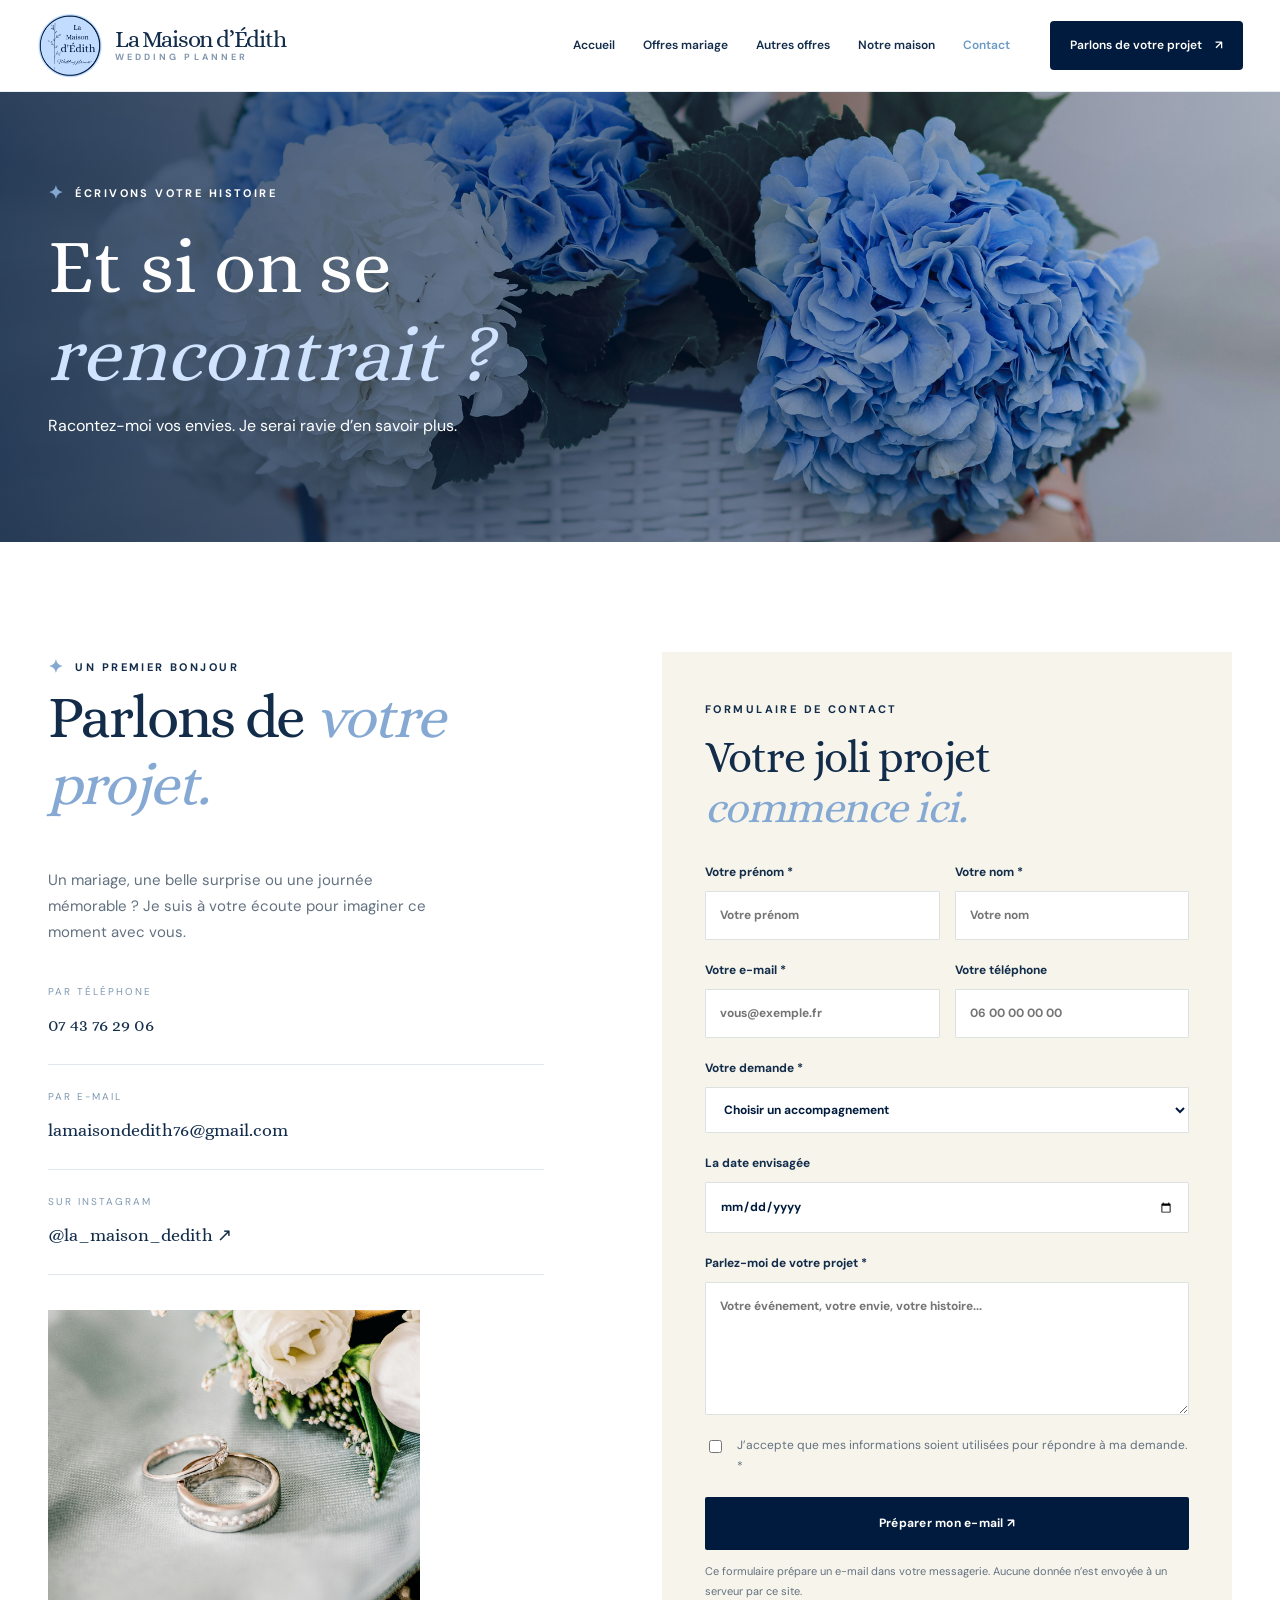
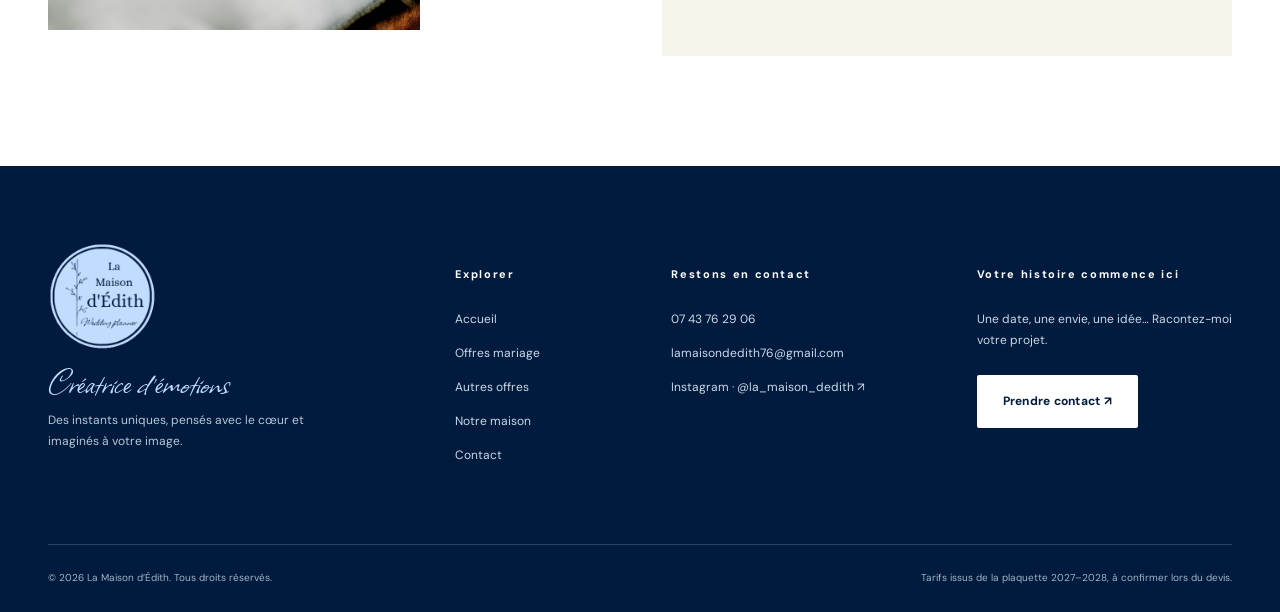
<file: contact.html>
<!doctype html><html lang="fr"><head><meta charset="UTF-8"><meta name="viewport" content="width=device-width,initial-scale=1"><meta name="theme-color" content="#001B3D"><meta name="description" content="Contactez La Maison d’Édith pour votre mariage, décoration ou événement."><title>Contact &amp; devis | La Maison d’Édith</title><link rel="icon" type="image/png" href="assets/img/logo-edith.png"><link rel="preconnect" href="https://fonts.googleapis.com"><link rel="preconnect" href="https://fonts.gstatic.com" crossorigin><link href="https://fonts.googleapis.com/css2?family=Alice&family=Allison&family=DM+Sans:wght@400;500;600;700&display=swap" rel="stylesheet"><link rel="stylesheet" href="assets/style.css"></head><body><a class="skip" href="#main">Aller au contenu</a><header class="header" id="header"><div class="header-inner"><a class="identity" href="index.html" aria-label="La Maison d’Édith — Accueil"><img src="assets/img/logo-edith.png" alt="Logo La Maison d’Édith"><span><strong>La Maison d’Édith</strong><small>WEDDING PLANNER</small></span></a><nav class="nav" id="nav" aria-label="Navigation principale"><a class="nav-link " href="index.html">Accueil</a><a class="nav-link " href="offres-mariage.html">Offres mariage</a><a class="nav-link " href="autres-offres.html">Autres offres</a><a class="nav-link " href="a-propos.html">Notre maison</a><a class="nav-link active" href="contact.html">Contact</a></nav><a class="header-action" href="contact.html">Parlons de votre projet <span>↗</span></a><button class="hamburger" type="button" aria-expanded="false" aria-controls="nav" aria-label="Afficher le menu"><span></span><span></span><span></span></button></div></header><main id="main"><section class="page-hero page-hero-contact"><img class="page-bg" src="assets/img/flowers.jpeg" alt="Bouquet de fleurs bleu et blanc"><div class="page-shade"></div><div class="wrap page-hero-content"><span class="eyebrow"><span class="tiny-diamond">✦</span> ÉCRIVONS VOTRE HISTOIRE</span><h1>Et si on se<br><em>rencontrait ?</em></h1><p>Racontez-moi vos envies. Je serai ravie d’en savoir plus.</p></div></section><section class="section wrap contact-layout"><div class="contact-info"><span class="eyebrow"><span class="tiny-diamond">✦</span> UN PREMIER BONJOUR</span><h2>Parlons de <em>votre projet.</em></h2><p>Un mariage, une belle surprise ou une journée mémorable ? Je suis à votre écoute pour imaginer ce moment avec vous.</p><div class="contact-block"><span>PAR TÉLÉPHONE</span><a href="tel:+33743762906">07 43 76 29 06</a></div><div class="contact-block"><span>PAR E-MAIL</span><a href="mailto:lamaisondedith76@gmail.com">lamaisondedith76@gmail.com</a></div><div class="contact-block"><span>SUR INSTAGRAM</span><a target="_blank" rel="noopener noreferrer" href="https://www.instagram.com/la_maison_dedith/">@la_maison_dedith ↗</a></div><img src="assets/img/proposal.jpeg" alt="Alliances de mariage" loading="lazy"></div><form class="contact-form" id="contact-form"><span class="eyebrow">FORMULAIRE DE CONTACT</span><h2>Votre joli projet<br><em>commence ici.</em></h2><div class="form-row"><label>Votre prénom *<input name="prenom" required placeholder="Votre prénom" autocomplete="given-name"></label><label>Votre nom *<input name="nom" required placeholder="Votre nom" autocomplete="family-name"></label></div><div class="form-row"><label>Votre e-mail *<input name="email" type="email" required placeholder="vous@exemple.fr" autocomplete="email"></label><label>Votre téléphone<input name="telephone" type="tel" placeholder="06 00 00 00 00" autocomplete="tel"></label></div><label>Votre demande *<select name="offre" id="offer-select" required><option value="">Choisir un accompagnement</option><option value="belle-histoire">La Belle Histoire</option><option value="moment-parfait">Le Moment Parfait</option><option value="grand-reve">Le Grand Rêve</option><option value="grand-jour">Le Grand Jour</option><option value="joli-decor">Le Joli Décor</option><option value="fun">EVG / EVJF — Fun</option><option value="sensation">EVG / EVJF — Sensation</option><option value="zen">EVG / EVJF — Zen</option><option value="la-demande">La Demande</option><option value="autre">Autre demande</option></select></label><label>La date envisagée<input type="date" name="date"></label><label>Parlez-moi de votre projet *<textarea name="message" rows="5" required placeholder="Votre événement, votre envie, votre histoire..."></textarea></label><label class="consent"><input required type="checkbox" name="consent"><span>J’accepte que mes informations soient utilisées pour répondre à ma demande. *</span></label><button class="button button-dark send" type="submit">Préparer mon e-mail ↗</button><p class="form-note">Ce formulaire prépare un e-mail dans votre messagerie. Aucune donnée n’est envoyée à un serveur par ce site.</p><div class="form-feedback" aria-live="polite"></div></form></section></main><footer class="footer"><div class="wrap footer-grid"><div class="foot-brand"><img src="assets/img/logo-edith.png" alt="La Maison d’Édith" loading="lazy"><p class="handwritten">Créatrice d’émotions</p><p>Des instants uniques, pensés avec le cœur et imaginés à votre image.</p></div><div><span class="foot-title">Explorer</span><a href="index.html">Accueil</a><a href="offres-mariage.html">Offres mariage</a><a href="autres-offres.html">Autres offres</a><a href="a-propos.html">Notre maison</a><a href="contact.html">Contact</a></div><div><span class="foot-title">Restons en contact</span><a href="tel:+33743762906">07 43 76 29 06</a><a href="mailto:lamaisondedith76@gmail.com">lamaisondedith76@gmail.com</a><a href="https://www.instagram.com/la_maison_dedith/" target="_blank" rel="noopener noreferrer">Instagram · @la_maison_dedith ↗</a></div><div class="foot-news"><span class="foot-title">Votre histoire commence ici</span><p>Une date, une envie, une idée… Racontez-moi votre projet.</p><a class="button button-white" href="contact.html">Prendre contact ↗</a></div></div><div class="wrap footer-base"><span>© 2026 La Maison d’Édith. Tous droits réservés.</span><span>Tarifs issus de la plaquette 2027–2028, à confirmer lors du devis.</span></div></footer><script src="assets/app.js"></script></body></html>
</file>
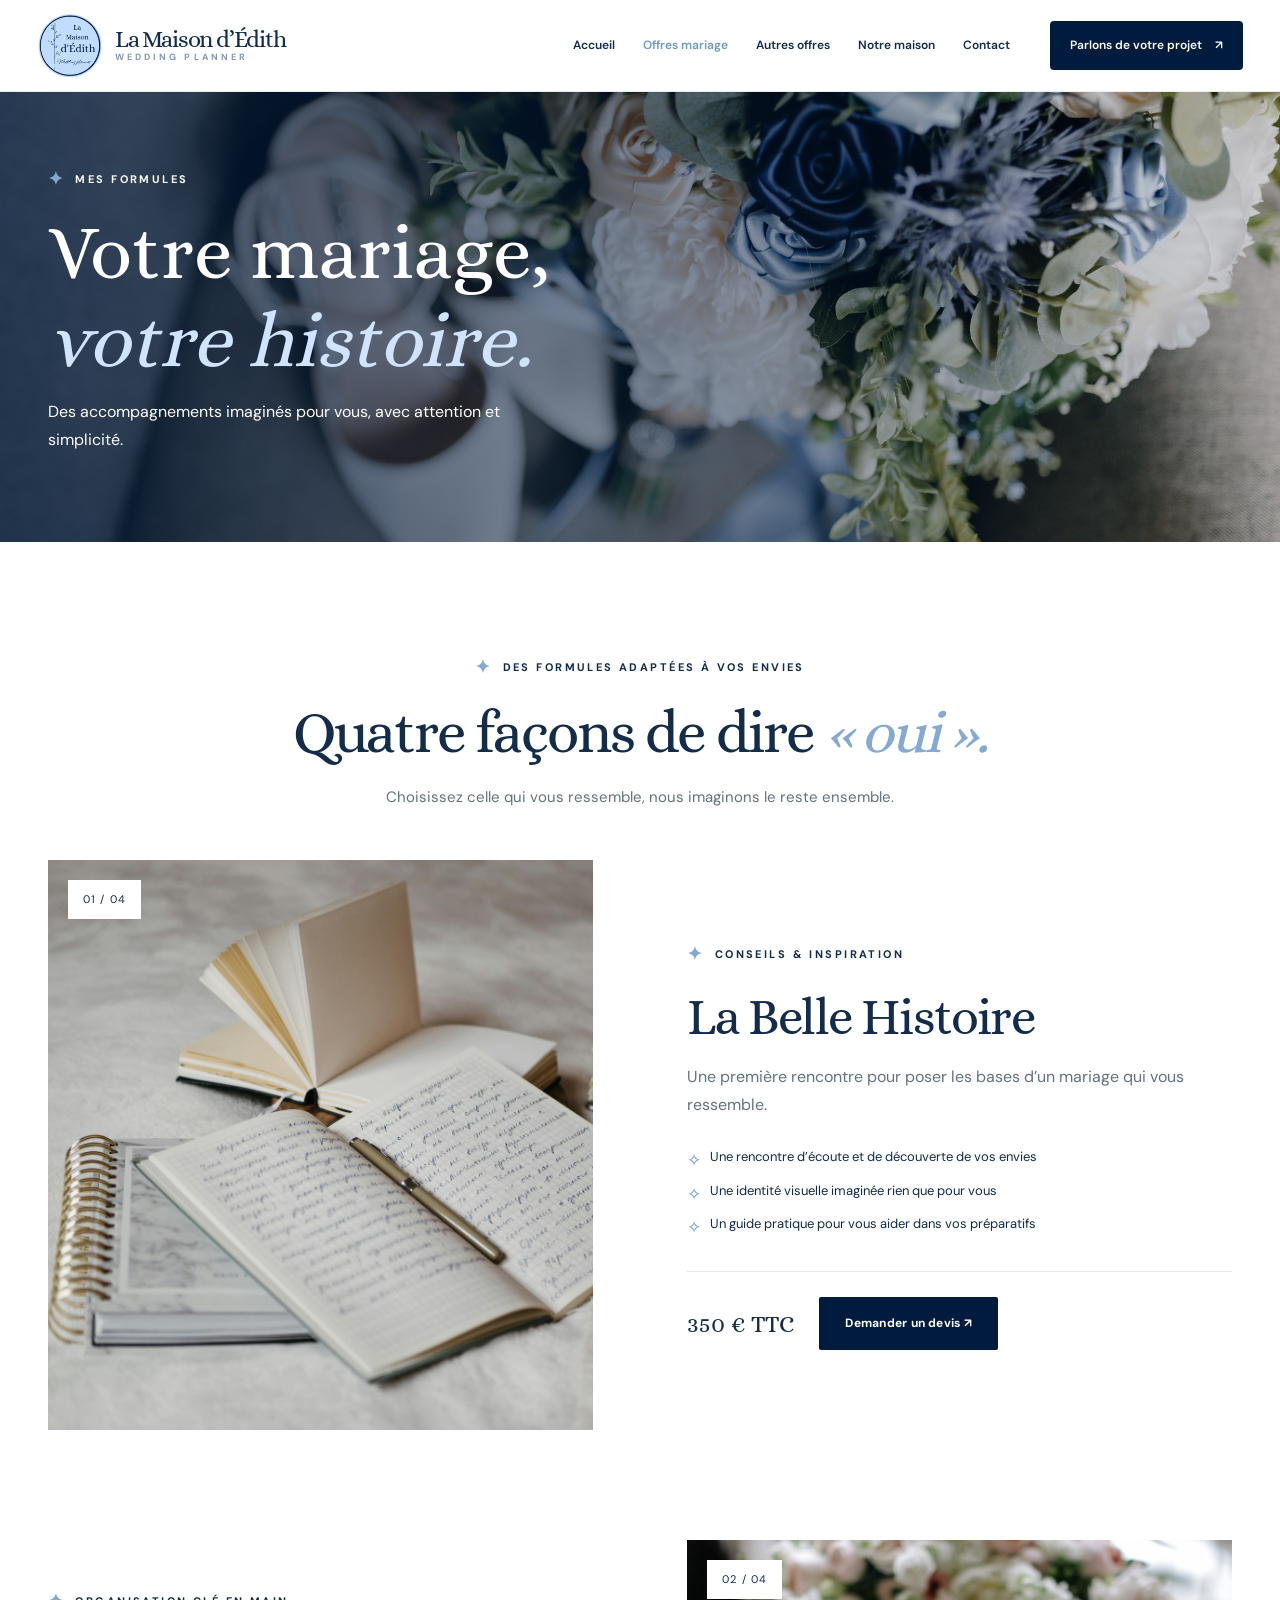
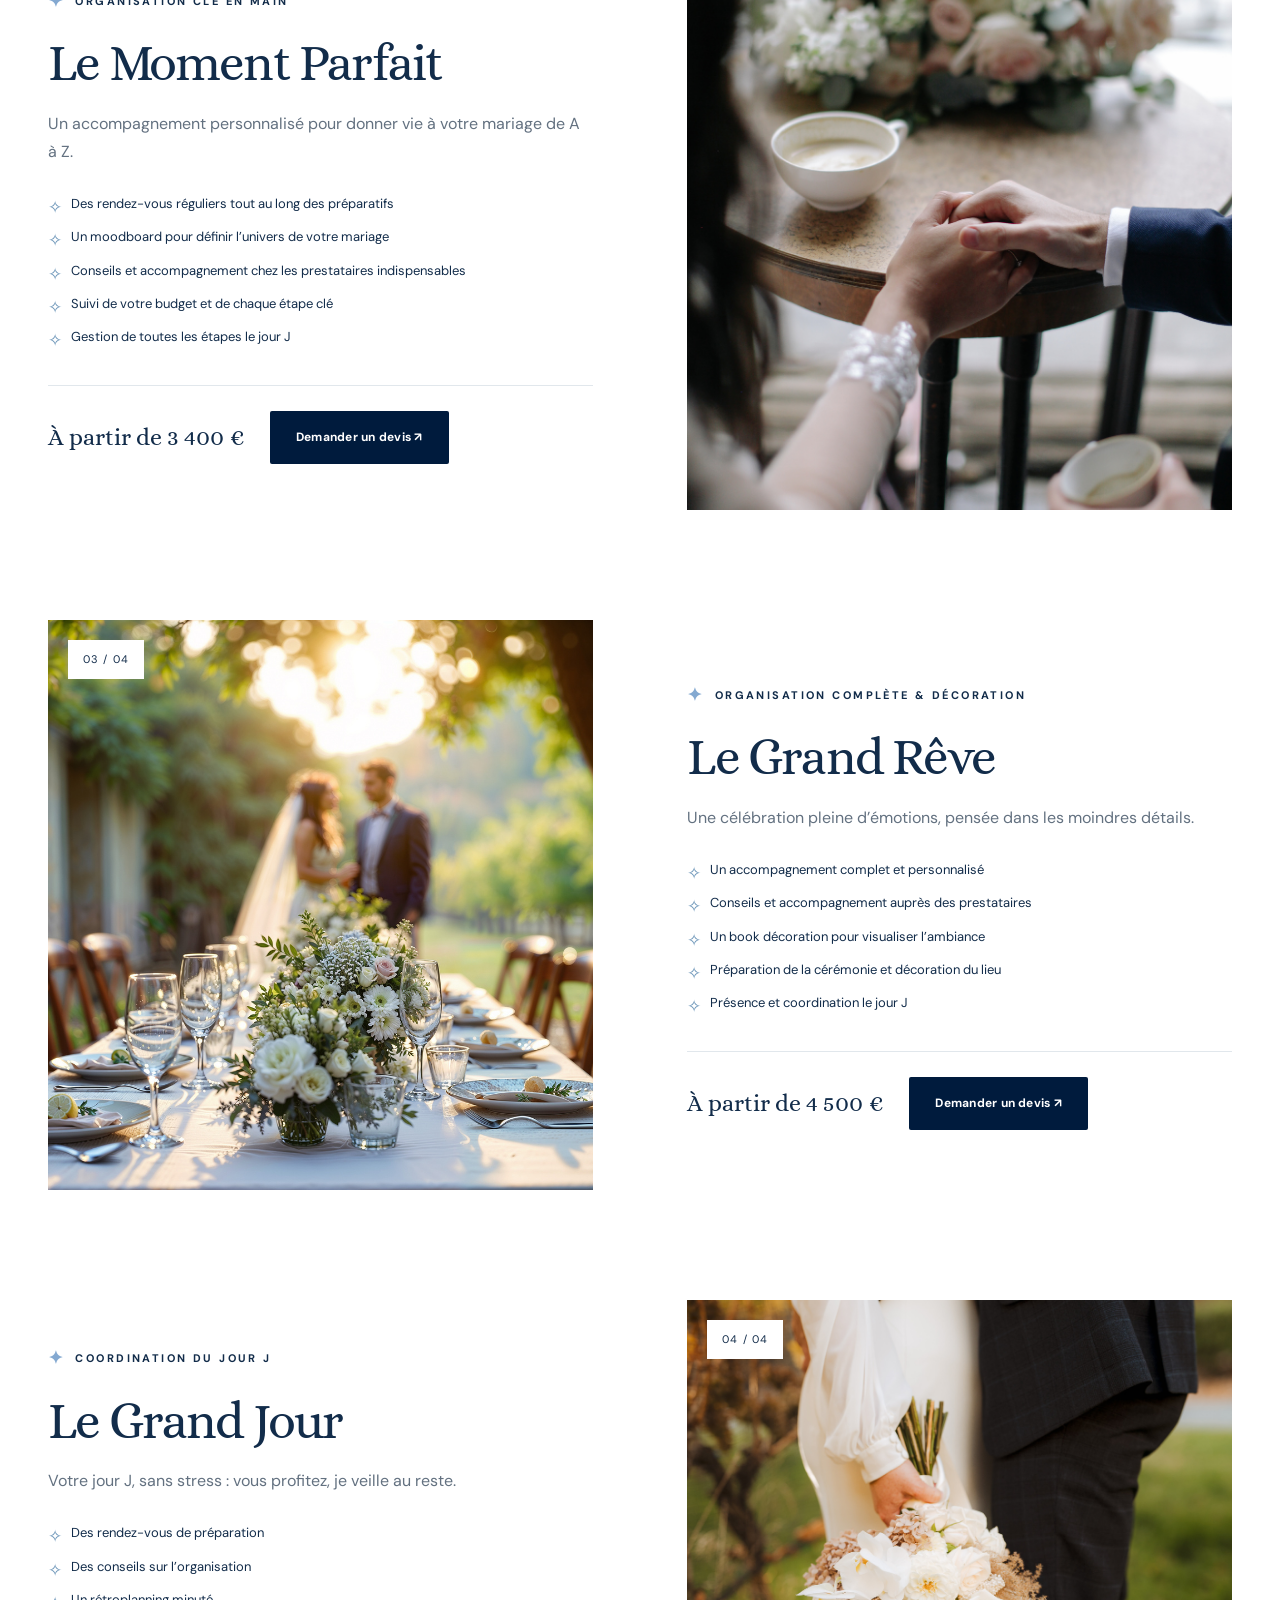
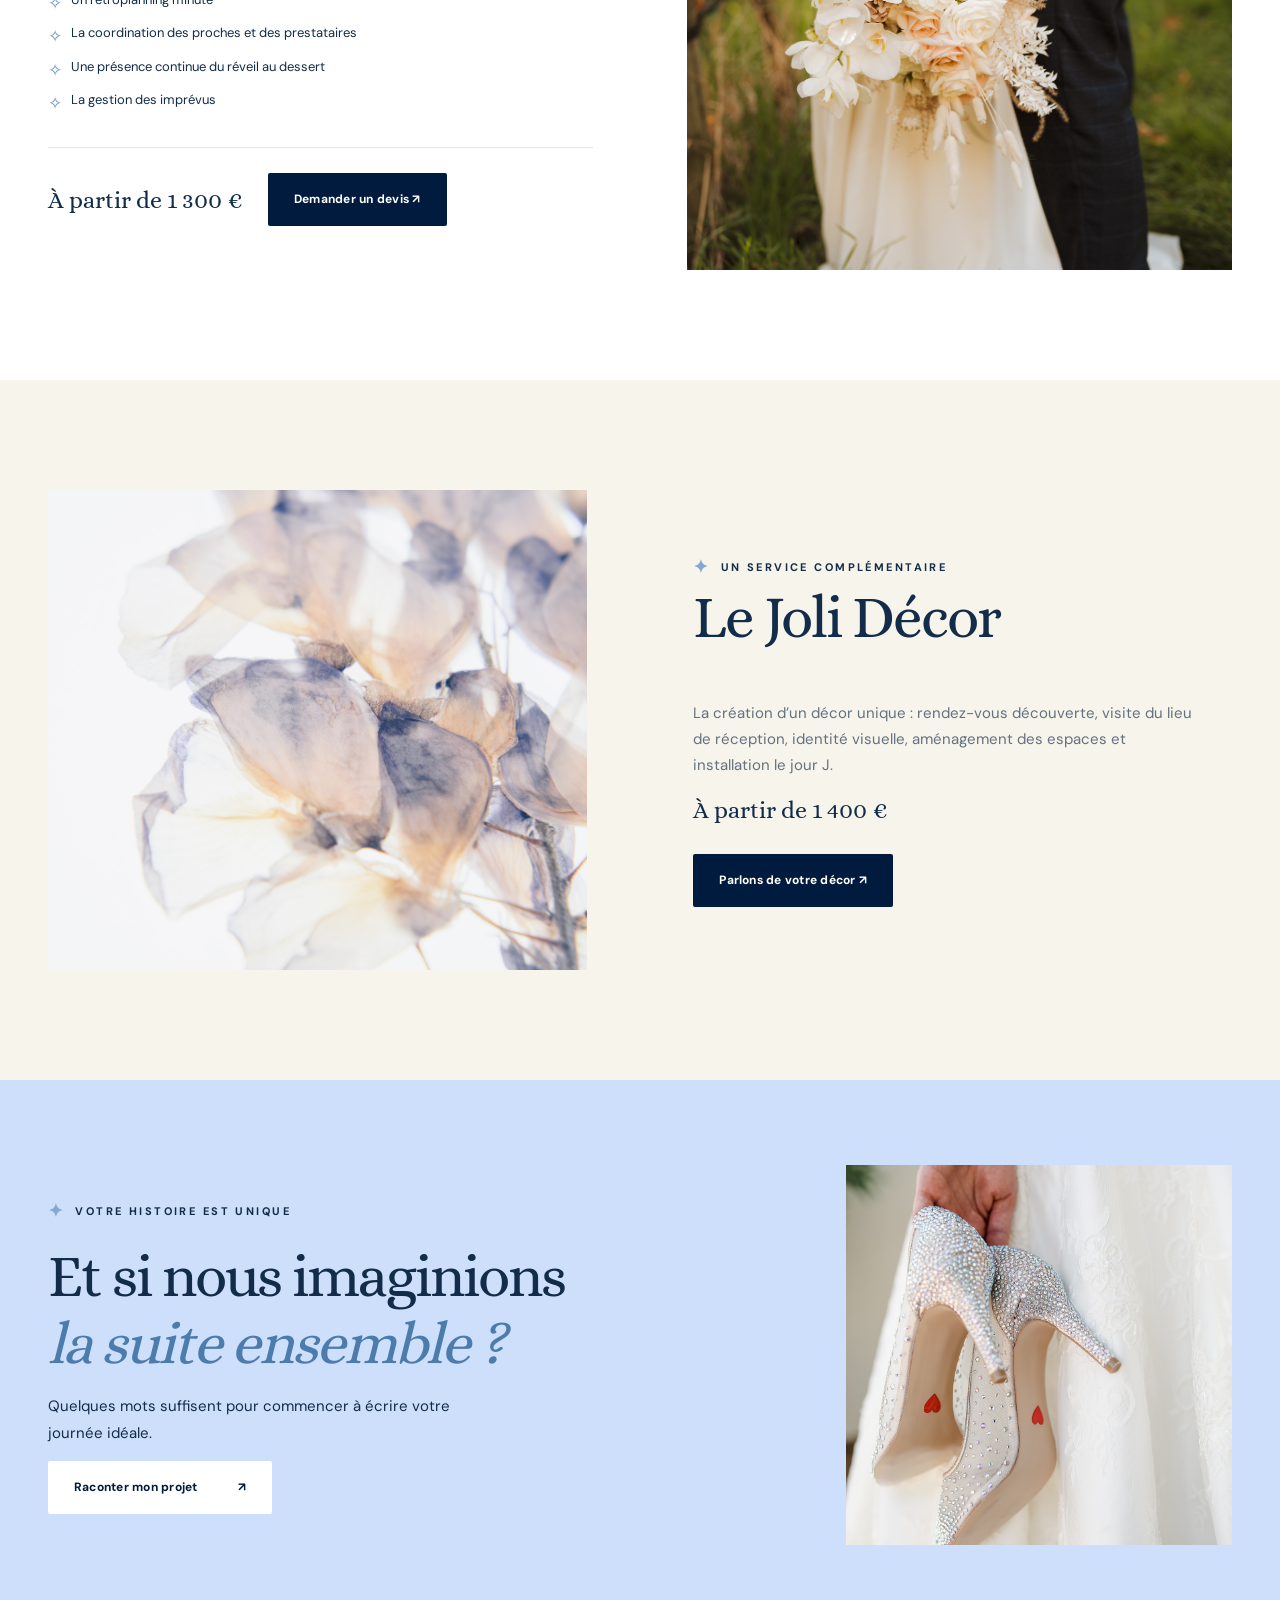
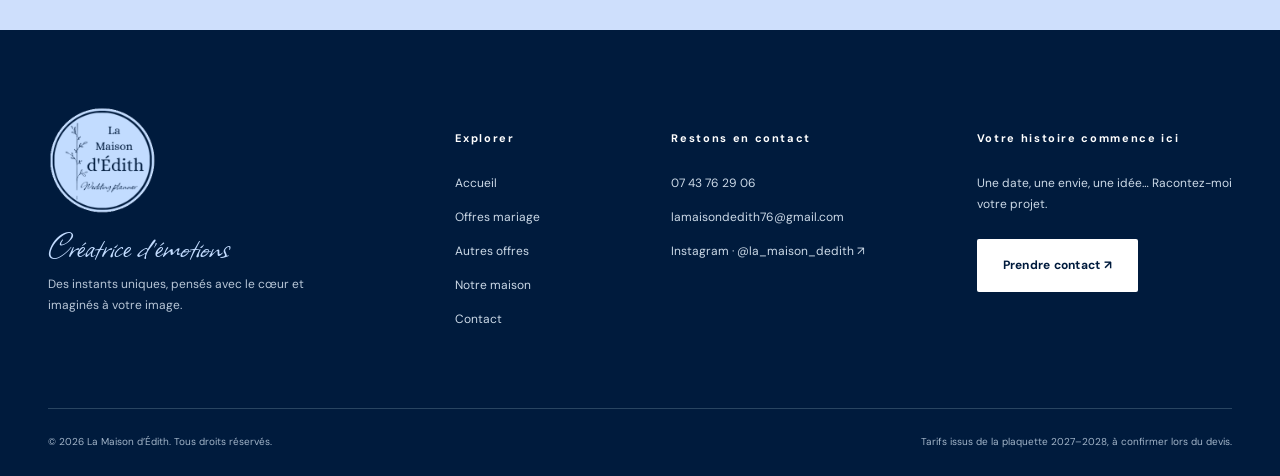
<file: offres-mariage.html>
<!doctype html><html lang="fr"><head><meta charset="UTF-8"><meta name="viewport" content="width=device-width,initial-scale=1"><meta name="theme-color" content="#001B3D"><meta name="description" content="Quatre formules mariage, de l’inspiration à l’organisation complète et la coordination du jour J."><title>Les offres mariage | La Maison d’Édith</title><link rel="icon" type="image/png" href="assets/img/logo-edith.png"><link rel="preconnect" href="https://fonts.googleapis.com"><link rel="preconnect" href="https://fonts.gstatic.com" crossorigin><link href="https://fonts.googleapis.com/css2?family=Alice&family=Allison&family=DM+Sans:wght@400;500;600;700&display=swap" rel="stylesheet"><link rel="stylesheet" href="assets/style.css"></head><body><a class="skip" href="#main">Aller au contenu</a><header class="header" id="header"><div class="header-inner"><a class="identity" href="index.html" aria-label="La Maison d’Édith — Accueil"><img src="assets/img/logo-edith.png" alt="Logo La Maison d’Édith"><span><strong>La Maison d’Édith</strong><small>WEDDING PLANNER</small></span></a><nav class="nav" id="nav" aria-label="Navigation principale"><a class="nav-link " href="index.html">Accueil</a><a class="nav-link active" href="offres-mariage.html">Offres mariage</a><a class="nav-link " href="autres-offres.html">Autres offres</a><a class="nav-link " href="a-propos.html">Notre maison</a><a class="nav-link " href="contact.html">Contact</a></nav><a class="header-action" href="contact.html">Parlons de votre projet <span>↗</span></a><button class="hamburger" type="button" aria-expanded="false" aria-controls="nav" aria-label="Afficher le menu"><span></span><span></span><span></span></button></div></header><main id="main"><section class="page-hero page-hero-wedding"><img src="assets/img/hero.jpeg" alt="Fleurs de mariage" class="page-bg"><div class="page-shade"></div><div class="wrap page-hero-content"><span class="eyebrow"><span class="tiny-diamond">✦</span> MES FORMULES</span><h1>Votre mariage,<br><em>votre histoire.</em></h1><p>Des accompagnements imaginés pour vous, avec attention et simplicité.</p></div></section><section class="section wrap"><div class="center-heading"><span class="eyebrow"><span class="tiny-diamond">✦</span> DES FORMULES ADAPTÉES À VOS ENVIES</span><h2>Quatre façons de dire <em>« oui ».</em></h2><p>Choisissez celle qui vous ressemble, nous imaginons le reste ensemble.</p></div><div class="offer-detail-list"><article class="offer-detail " id="belle-histoire"><div class="offer-detail-photo"><img src="assets/img/story.jpeg" alt="La Belle Histoire" loading="lazy"><span class="detail-counter">01 / 04</span></div><div class="offer-detail-copy"><span class="eyebrow"><span class="tiny-diamond">✦</span> CONSEILS & INSPIRATION</span><h2>La Belle Histoire</h2><p>Une première rencontre pour poser les bases d’un mariage qui vous ressemble.</p><ul class="checklist"><li>Une rencontre d’écoute et de découverte de vos envies</li><li>Une identité visuelle imaginée rien que pour vous</li><li>Un guide pratique pour vous aider dans vos préparatifs</li></ul><div class="offer-detail-bottom"><strong>350 € TTC</strong><a href="contact.html?offre=belle-histoire" class="button button-dark">Demander un devis ↗</a></div></div></article><article class="offer-detail reverse" id="moment-parfait"><div class="offer-detail-photo"><img src="assets/img/moment.jpeg" alt="Le Moment Parfait" loading="lazy"><span class="detail-counter">02 / 04</span></div><div class="offer-detail-copy"><span class="eyebrow"><span class="tiny-diamond">✦</span> ORGANISATION CLÉ EN MAIN</span><h2>Le Moment Parfait</h2><p>Un accompagnement personnalisé pour donner vie à votre mariage de A à Z.</p><ul class="checklist"><li>Des rendez-vous réguliers tout au long des préparatifs</li><li>Un moodboard pour définir l’univers de votre mariage</li><li>Conseils et accompagnement chez les prestataires indispensables</li><li>Suivi de votre budget et de chaque étape clé</li><li>Gestion de toutes les étapes le jour J</li></ul><div class="offer-detail-bottom"><strong>À partir de 3 400 €</strong><a href="contact.html?offre=moment-parfait" class="button button-dark">Demander un devis ↗</a></div></div></article><article class="offer-detail " id="grand-reve"><div class="offer-detail-photo"><img src="assets/img/dream.jpeg" alt="Le Grand Rêve" loading="lazy"><span class="detail-counter">03 / 04</span></div><div class="offer-detail-copy"><span class="eyebrow"><span class="tiny-diamond">✦</span> ORGANISATION COMPLÈTE & DÉCORATION</span><h2>Le Grand Rêve</h2><p>Une célébration pleine d’émotions, pensée dans les moindres détails.</p><ul class="checklist"><li>Un accompagnement complet et personnalisé</li><li>Conseils et accompagnement auprès des prestataires</li><li>Un book décoration pour visualiser l’ambiance</li><li>Préparation de la cérémonie et décoration du lieu</li><li>Présence et coordination le jour J</li></ul><div class="offer-detail-bottom"><strong>À partir de 4 500 €</strong><a href="contact.html?offre=grand-reve" class="button button-dark">Demander un devis ↗</a></div></div></article><article class="offer-detail reverse" id="grand-jour"><div class="offer-detail-photo"><img src="assets/img/jour.jpeg" alt="Le Grand Jour" loading="lazy"><span class="detail-counter">04 / 04</span></div><div class="offer-detail-copy"><span class="eyebrow"><span class="tiny-diamond">✦</span> COORDINATION DU JOUR J</span><h2>Le Grand Jour</h2><p>Votre jour J, sans stress : vous profitez, je veille au reste.</p><ul class="checklist"><li>Des rendez-vous de préparation</li><li>Des conseils sur l’organisation</li><li>Un rétroplanning minuté</li><li>La coordination des proches et des prestataires</li><li>Une présence continue du réveil au dessert</li><li>La gestion des imprévus</li></ul><div class="offer-detail-bottom"><strong>À partir de 1 300 €</strong><a href="contact.html?offre=grand-jour" class="button button-dark">Demander un devis ↗</a></div></div></article></div></section><section class="decor-extra cream section" id="joli-decor"><div class="wrap decor-wrap"><img src="assets/img/decor.jpeg" alt="Décoration florale" loading="lazy"><div><span class="eyebrow"><span class="tiny-diamond">✦</span> UN SERVICE COMPLÉMENTAIRE</span><h2>Le Joli Décor</h2><p>La création d’un décor unique : rendez-vous découverte, visite du lieu de réception, identité visuelle, aménagement des espaces et installation le jour J.</p><strong>À partir de 1 400 €</strong><a class="button button-dark" href="contact.html?offre=joli-decor">Parlons de votre décor ↗</a></div></div></section><section class="ending"><div class="wrap ending-inner"><div><span class="eyebrow"><span class="tiny-diamond">✦</span> VOTRE HISTOIRE EST UNIQUE</span><h2>Et si nous imaginions<br><em>la suite ensemble ?</em></h2><p>Quelques mots suffisent pour commencer à écrire votre journée idéale.</p><a href="contact.html" class="button button-white">Raconter mon projet <span>↗</span></a></div><img src="assets/img/details.jpeg" alt="Détail élégant d’un mariage" loading="lazy"></div></section></main><footer class="footer"><div class="wrap footer-grid"><div class="foot-brand"><img src="assets/img/logo-edith.png" alt="La Maison d’Édith" loading="lazy"><p class="handwritten">Créatrice d’émotions</p><p>Des instants uniques, pensés avec le cœur et imaginés à votre image.</p></div><div><span class="foot-title">Explorer</span><a href="index.html">Accueil</a><a href="offres-mariage.html">Offres mariage</a><a href="autres-offres.html">Autres offres</a><a href="a-propos.html">Notre maison</a><a href="contact.html">Contact</a></div><div><span class="foot-title">Restons en contact</span><a href="tel:+33743762906">07 43 76 29 06</a><a href="mailto:lamaisondedith76@gmail.com">lamaisondedith76@gmail.com</a><a href="https://www.instagram.com/la_maison_dedith/" target="_blank" rel="noopener noreferrer">Instagram · @la_maison_dedith ↗</a></div><div class="foot-news"><span class="foot-title">Votre histoire commence ici</span><p>Une date, une envie, une idée… Racontez-moi votre projet.</p><a class="button button-white" href="contact.html">Prendre contact ↗</a></div></div><div class="wrap footer-base"><span>© 2026 La Maison d’Édith. Tous droits réservés.</span><span>Tarifs issus de la plaquette 2027–2028, à confirmer lors du devis.</span></div></footer><script src="assets/app.js"></script></body></html>
</file>
<file: assets/style.css>
:root{--navy:#001b3d;--ink:#122c4a;--muted:#637180;--blue:#c2dcff;--mid:#9fbed1;--cream:#f6f4eb;--white:#fff;--line:#e1e7ec;--serif:'Alice',Georgia,serif;--script:'Allison',cursive;--sans:'DM Sans',Arial,sans-serif}*{box-sizing:border-box}html{scroll-behavior:smooth;scroll-padding-top:100px}body{margin:0;color:var(--ink);font-family:var(--sans);background:#fff;font-size:15px;line-height:1.75}body.menu-open{overflow:hidden}a{color:inherit;text-decoration:none}button,input,select,textarea{font:inherit}button{cursor:pointer}img,video{max-width:100%;display:block}img{object-fit:cover}h1,h2,h3,p{margin-top:0}h1,h2,h3{font-family:var(--serif);font-weight:400;line-height:1.14}h2{font-size:clamp(37px,4.6vw,72px);letter-spacing:-.035em}h2 em,h1 em,h1 i,h3 em{font-weight:400;color:#85a9d3;font-style:italic}h3{font-size:29px}.wrap{width:min(1330px,calc(100% - 96px));margin-inline:auto}.section{padding:110px 0}.cream{background:var(--cream)}.skip{position:absolute;left:-999px;top:0;z-index:99;background:#fff;padding:10px}.skip:focus{left:10px}.header{height:92px;background:#fff;position:relative;z-index:20;border-bottom:1px solid #e8edf2}.header-inner{width:min(1450px,calc(100% - 74px));height:100%;margin:auto;display:flex;align-items:center;gap:34px}.identity{display:flex;align-items:center;gap:11px;min-width:270px}.identity img{width:67px;height:67px;object-fit:contain}.identity strong{display:block;font:24px var(--serif);letter-spacing:-.05em;white-space:nowrap}.identity small{display:block;font-size:9px;font-weight:700;letter-spacing:.34em;color:#8297af;margin-top:-3px}.nav{margin-left:auto;display:flex;align-items:center;gap:28px}.nav-link{font-weight:600;font-size:12px;transition:color .2s}.nav-link:hover,.nav-link.active{color:#6c9ac5}.header-action{margin-left:6px;background:var(--navy);color:white;padding:14px 20px;border-radius:4px;font-size:12px;font-weight:600;white-space:nowrap}.header-action span{padding-left:10px}.hamburger{display:none;background:none;border:0;padding:10px}.hamburger span{width:24px;height:2px;display:block;margin:5px 0;background:var(--navy)}.eyebrow{font-size:11px;font-weight:700;letter-spacing:.22em;text-transform:uppercase;display:inline-flex;align-items:center;gap:10px}.tiny-diamond{color:#84a9d1;font-size:18px}.handwritten{font-family:var(--script);font-size:50px;line-height:1.1;color:#6793be}.button{display:inline-flex;align-items:center;justify-content:center;gap:40px;font-size:12px;font-weight:700;letter-spacing:.02em;min-height:52px;padding:15px 25px;border-radius:2px;border:1px solid transparent;transition:transform .2s,background .2s}.button:hover{transform:translateY(-3px)}.button-white{background:#fff;color:var(--navy)}.button-dark{background:var(--navy);color:#fff}.button-white:hover{background:#edf4ff}.button-dark:hover{background:#254d7a}.text-link{display:inline-flex;align-items:center;gap:25px;border-bottom:1px solid var(--ink);font-size:13px;font-weight:700;padding-bottom:7px}.text-link:hover{color:#7096bb}.hero{height:min(780px,calc(100svh - 92px));min-height:600px;color:#fff;position:relative;overflow:hidden;background:#274a69}.hero>video{position:absolute;width:100%;height:100%;object-fit:cover;inset:0}.hero-overlay,.page-shade{position:absolute;inset:0;background:linear-gradient(90deg,rgba(0,27,61,.77) 0%,rgba(0,27,61,.45) 56%,rgba(0,27,61,.13) 100%)}.hero-inner{position:relative;height:100%;display:flex;align-items:center;padding-bottom:50px}.hero-copy{max-width:780px}.hero .eyebrow{color:#d9e9ff}.hero h1{font-size:clamp(53px,6.4vw,102px);letter-spacing:-.045em;margin:22px 0}.hero h1 i{font-family:var(--script);font-size:1.2em;letter-spacing:0;color:#c2dcff;font-weight:400}.hero h1 em{color:#e3f0ff}.hero-copy>p{font-size:16px;max-width:505px;line-height:1.9;color:#f1f4f9}.hero-buttons{display:flex;align-items:center;gap:35px;margin-top:30px}.light-link{border-color:#fff;color:#fff}.hero-bottom{position:absolute;bottom:28px;left:0;right:0;display:flex;justify-content:space-between;font-size:10px;font-weight:700;letter-spacing:.14em;color:#fff}.intro{display:grid;grid-template-columns:1fr 2fr;gap:100px}.intro-label .handwritten{margin-top:25px}.intro-main h2{font-size:clamp(40px,4vw,67px)}.intro-main p{color:var(--muted);max-width:650px;font-size:16px;margin-bottom:26px}.intro-main .text-link{margin-top:8px}.split-heading{display:grid;grid-template-columns:1fr 1.7fr;gap:80px;align-items:end;margin-bottom:42px}.split-heading>div{max-width:700px}.split-heading h2{margin:0 0 12px}.period{color:#a4c8ef}.split-heading p{color:var(--muted);max-width:420px}.service-grid{display:grid;grid-template-columns:1.2fr 1fr;gap:18px;height:650px}.service-large,.service-small{display:block;position:relative;overflow:hidden;background:#d2dfeb}.service-grid img{width:100%;height:100%;transition:transform .7s}.service-grid a:hover img{transform:scale(1.06)}.service-side{display:grid;grid-template-rows:1fr 1fr;gap:18px;min-height:0}.service-overlay{background:linear-gradient(0deg,rgba(0,27,61,.83),transparent 75%);position:absolute;inset:0;color:#fff;display:flex;flex-direction:column;justify-content:flex-end;padding:36px}.service-overlay>span:first-child{font-size:10px;letter-spacing:.19em;font-weight:700}.service-overlay h3{font-size:clamp(27px,2.5vw,42px);margin:12px 0 0;max-width:340px}.service-overlay h3 em{color:#d5e7ff}.round-arrow{position:absolute;right:28px;bottom:31px;width:39px;height:39px;display:grid;place-items:center;border:1px solid #fff;border-radius:50%;font-size:20px}.center-heading{text-align:center;max-width:750px;margin:0 auto 50px}.center-heading h2{margin:15px 0 18px}.center-heading>p{color:var(--muted)}.preview-grid{display:grid;grid-template-columns:repeat(4,1fr);gap:20px}.preview-picture{height:325px;overflow:hidden;position:relative;background:#d8e7f5}.preview-picture img{width:100%;height:100%;transition:transform .5s}.preview-card:hover img{transform:scale(1.06)}.small-index{position:absolute;left:13px;top:13px;width:32px;height:32px;border-radius:50%;background:white;font-size:11px;display:grid;place-items:center}.preview-meta{display:flex;justify-content:space-between;gap:10px;margin-top:17px}.preview-meta h3{font-size:22px;margin:0 0 5px}.preview-meta p{font-size:12px;color:var(--muted)}.preview-meta>span{font-size:11px;font-weight:700;white-space:nowrap;padding-top:7px}.mini-link{font-weight:700;font-size:12px;border-bottom:1px solid #bdcbdb;padding-bottom:10px;display:block}.center-action{text-align:center;margin-top:52px}.values{background:#eaf2fa}.values-wrap{display:grid;grid-template-columns:1fr 1fr;gap:9%;align-items:center}.values-image{height:740px;position:relative}.values-image>img{width:100%;height:100%}.values-stamp{position:absolute;bottom:25px;right:-27px;background:var(--navy);color:#fff;width:116px;height:116px;border-radius:50%;display:flex;flex-direction:column;align-items:center;justify-content:center;font-size:13px;transform:rotate(12deg)}.values-stamp i{font-family:var(--script);font-size:46px;line-height:.6}.values-copy h2{margin:12px 0 20px}.values-intro{font-size:17px;color:var(--muted);margin-bottom:25px}.value-row{display:grid;grid-template-columns:38px 1fr 25px;gap:15px;align-items:start;border-top:1px solid #c6d7e8;padding:22px 0}.value-number{font-size:11px;font-weight:700;padding-top:9px;color:#6b93b8}.value-row h3{font-size:26px;margin:0 0 4px}.value-row p{font-size:13px;color:var(--muted);margin:0;line-height:1.8}.value-star{font-size:23px}.manifesto{background:var(--navy);color:#fff;text-align:center;padding:105px 0}.manifesto .wrap{max-width:970px}.manifesto .handwritten{color:#bfd9fa}.manifesto p{font:clamp(30px,4vw,57px)/1.25 var(--serif);margin:16px 0 32px}.manifesto em{color:#b6d5ff}.manifesto span:last-child{font-size:10px;letter-spacing:.2em}.process-grid{display:grid;grid-template-columns:repeat(3,1fr);gap:38px}.process-grid>div{border-top:1px solid var(--navy);padding-top:25px}.process-grid span{font:43px var(--serif);color:#9cbad9}.process-grid h3{margin:28px 0 15px}.process-grid p{max-width:320px;color:var(--muted)}.story-banner{min-height:630px;position:relative;overflow:hidden;color:#fff;display:flex;align-items:center}.story-banner>img{position:absolute;inset:0;width:100%;height:100%;filter:brightness(.55)}.story-content{position:relative;margin-left:calc((100vw - min(1330px,100vw - 96px))/2);max-width:590px;padding:70px 0}.story-content h2{font-size:clamp(50px,5vw,78px);margin:20px 0}.story-content h2 em{color:#c2dcff}.story-content p{max-width:420px;margin-bottom:30px}.ending{background:#cedffc;overflow:hidden}.ending-inner{display:grid;grid-template-columns:1.3fr .7fr;gap:80px;align-items:center;padding:85px 0}.ending h2{margin:16px 0}.ending h2 em{color:#4c7cab}.ending p{max-width:430px}.ending img{width:100%;height:380px;object-position:center}.footer{background:var(--navy);color:#fff;padding:75px 0 25px}.footer-grid{display:grid;grid-template-columns:1.4fr .65fr 1fr 1fr;gap:50px}.foot-brand img{height:110px;width:110px;object-fit:contain}.foot-brand .handwritten{font-size:39px;color:#c2dcff;margin:10px 0 6px}.foot-brand>p:last-child{font-size:12px;color:#b8c7d8;max-width:260px}.footer-grid>div:not(:first-child){padding-top:24px}.foot-title{display:block;font-size:11px;letter-spacing:.15em;font-weight:700;margin-bottom:25px}.footer-grid a:not(.button){display:block;font-size:12px;color:#cbd9e7;margin-bottom:13px}.footer-grid a:hover{color:white}.foot-news p{font-size:12px;color:#cbd9e7;margin-bottom:24px}.foot-news .button{gap:10px}.footer-base{display:flex;justify-content:space-between;gap:20px;color:#a1b4c8;font-size:10px;border-top:1px solid #294561;margin-top:65px;padding-top:24px}.page-hero{height:450px;position:relative;background:#28425b;color:#fff;display:flex;align-items:center;overflow:hidden}.page-bg{position:absolute;width:100%;height:100%;inset:0}.page-hero-content{position:relative}.page-hero h1{font-size:clamp(51px,6vw,85px);margin:14px 0}.page-hero h1 em{color:#d0e3ff}.page-hero p{max-width:520px;font-size:16px}.page-hero-other .page-bg,.page-hero-about .page-bg{object-position:center 45%}.offer-detail-list{display:grid;gap:110px}.offer-detail{display:grid;grid-template-columns:1fr 1fr;gap:8%;align-items:center}.offer-detail.reverse .offer-detail-photo{order:2}.offer-detail-photo{height:570px;position:relative}.offer-detail-photo img{width:100%;height:100%}.detail-counter{position:absolute;top:20px;left:20px;background:white;padding:10px 15px;font-size:11px;letter-spacing:.1em}.offer-detail-copy h2{font-size:clamp(43px,4vw,64px);margin:17px 0}.offer-detail-copy>p{color:var(--muted);font-size:16px}.checklist{list-style:none;padding:0;margin:26px 0}.checklist li{position:relative;padding:0 0 10px 23px;font-size:13px;line-height:1.8}.checklist li:before{content:'✧';position:absolute;left:0;color:#6993b7;font-size:17px}.offer-detail-bottom{display:flex;align-items:center;gap:25px;flex-wrap:wrap;border-top:1px solid var(--line);padding-top:25px}.offer-detail-bottom strong,.decor-wrap strong,.proposal-copy strong{font:24px var(--serif)}.decor-wrap{display:grid;grid-template-columns:1fr 1fr;gap:9%;align-items:center}.decor-wrap img{width:100%;height:480px}.decor-wrap p{color:var(--muted);max-width:510px}.decor-wrap strong,.proposal-copy strong{display:block;margin:18px 0 30px}.other-grid{display:grid;grid-template-columns:repeat(3,1fr);gap:25px}.other-card{border:1px solid var(--line)}.other-photo{height:280px;position:relative}.other-photo img{width:100%;height:100%}.other-photo span{position:absolute;top:15px;left:15px;background:#fff;width:35px;height:35px;border-radius:50%;display:grid;place-items:center}.other-body{padding:27px}.other-body h3{font-size:38px;margin:0 0 10px}.other-body p{color:var(--muted);min-height:64px}.other-body strong{display:block;margin:20px 0}.other-body .text-link{font-size:11px}.offer-note{color:var(--muted);font-size:12px;margin:25px 0;text-align:center}.proposal-flex{display:grid;grid-template-columns:1fr 1fr;gap:9%;align-items:center}.proposal-flex>img{width:100%;height:510px}.proposal-copy p{max-width:500px;color:var(--muted)}.about-grid{display:grid;grid-template-columns:1fr 1fr;gap:10%;align-items:center}.about-images{display:grid;grid-template-columns:1.25fr .75fr;gap:18px;height:610px;align-items:end}.about-images img:first-child{width:100%;height:100%}.about-images img:last-child{width:100%;height:70%}.about-copy p{color:var(--muted)}.about-copy p strong{color:var(--navy)}.about-copy .handwritten{margin-top:20px}.about-values{display:grid;grid-template-columns:repeat(4,1fr);gap:30px}.about-values article{border-top:1px solid #9db4cc;padding-top:23px}.about-values article span{color:#779aba}.about-values article h3{margin:23px 0 12px}.about-values article p{color:var(--muted);font-size:13px}.approach{display:grid;grid-template-columns:1fr 1fr;gap:12%}.approach>div:first-child p{max-width:450px;color:var(--muted);margin-bottom:26px}.approach-steps>div{display:grid;grid-template-columns:45px 1fr;column-gap:20px;border-top:1px solid var(--line);padding:24px 0}.approach-steps b{grid-row:span 2;font:28px var(--serif);color:#7b9abb}.approach-steps h3{margin:0;font-size:25px}.approach-steps p{margin:6px 0 0;color:var(--muted);font-size:13px}.contact-layout{display:grid;grid-template-columns:1fr 1.15fr;gap:10%;align-items:start}.contact-info>p{color:var(--muted);max-width:390px}.contact-block{padding:23px 0;border-bottom:1px solid var(--line)}.contact-block span{display:block;font-size:10px;letter-spacing:.2em;color:#7e99b1;margin-bottom:9px}.contact-block a{font-size:18px;font-family:var(--serif);overflow-wrap:anywhere}.contact-info>img{width:75%;height:320px;margin-top:35px}.contact-form{background:var(--cream);padding:43px}.contact-form h2{font-size:clamp(35px,3.4vw,53px);margin:12px 0 30px}.contact-form label{display:block;font-size:12px;font-weight:700;margin-bottom:20px}.form-row{display:grid;grid-template-columns:1fr 1fr;gap:15px}.contact-form input:not([type=checkbox]),.contact-form select,.contact-form textarea{display:block;width:100%;border:1px solid #dce1e2;background:#fff;padding:13px 14px;margin-top:8px;color:var(--navy);border-radius:1px;min-height:46px}.contact-form textarea{resize:vertical}.consent{display:flex!important;gap:12px;align-items:flex-start;font-weight:400!important;color:var(--muted)}.consent input{margin-top:5px}.send{width:100%}.form-note{font-size:11px;color:var(--muted);margin:12px 0}.form-feedback{font-size:12px;color:#285e85}
@media(max-width:1150px){.header-inner{gap:17px}.nav{gap:15px}.nav-link{font-size:11px}.identity{min-width:225px}.identity strong{font-size:21px}.header-action{padding:12px}.preview-grid{grid-template-columns:repeat(2,1fr)}.preview-picture{height:360px}.footer-grid{grid-template-columns:1.4fr 1fr 1fr}.foot-news{display:none}.values-wrap{gap:5%}}
@media(max-width:900px){.wrap{width:min(100% - 42px,700px)}.header-inner{width:calc(100% - 34px)}.header-action{margin-left:auto}.hamburger{display:block}.nav{display:none;position:absolute;top:92px;left:0;right:0;background:#fff;padding:20px 24px 35px;box-shadow:0 20px 35px #001b3d20;flex-direction:column;align-items:flex-start;z-index:22}.nav.open{display:flex}.nav-link{font-size:17px;padding:6px}.section{padding:75px 0}.intro,.split-heading{grid-template-columns:1fr;gap:24px}.intro-label .handwritten{margin:0}.service-grid{height:540px}.values-wrap,.about-grid,.contact-layout{grid-template-columns:1fr;gap:45px}.values-image{height:510px}.offer-detail{gap:5%}.offer-detail-photo{height:450px}.other-grid{gap:12px}.other-body{padding:18px}.other-body h3{font-size:30px}.decor-wrap,.proposal-flex{gap:5%}.footer-grid{gap:20px}.ending-inner{gap:30px}}
@media(max-width:650px){.header{height:76px}.header-inner{height:76px}.identity{min-width:0}.identity img{height:57px;width:57px}.identity strong{font-size:19px}.identity small{font-size:8px}.header-action{display:none}.nav{top:76px}.hero{height:calc(100svh - 76px);min-height:560px}.hero-inner{padding-bottom:30px}.hero h1{font-size:clamp(43px,11vw,65px)}.hero-copy>p{font-size:14px}.hero-buttons{align-items:flex-start;flex-direction:column;gap:20px}.hero-bottom span:last-child,.hero-bottom span:first-child{display:none}.hero-bottom{justify-content:flex-end}.intro-main h2{font-size:40px}.service-grid{grid-template-columns:1fr;height:auto}.service-large{height:380px}.service-side{grid-template-columns:1fr;grid-template-rows:none}.service-small{height:280px}.service-overlay{padding:25px}.round-arrow{right:20px;bottom:20px}.preview-grid,.process-grid,.offer-detail,.other-grid,.decor-wrap,.proposal-flex,.approach,.ending-inner,.contact-layout{grid-template-columns:1fr}.preview-picture{height:330px}.values-image{height:430px}.values-stamp{right:10px}.story-banner{min-height:520px}.story-content{margin-left:22px;margin-right:22px}.story-content h2{font-size:49px}.ending-inner img{height:250px}.footer-grid{grid-template-columns:1fr 1fr;gap:35px}.foot-brand{grid-column:span 2}.footer-base{flex-direction:column}.page-hero{height:410px}.page-hero h1{font-size:49px}.offer-detail.reverse .offer-detail-photo{order:0}.offer-detail-list{gap:78px}.offer-detail-photo{height:350px}.offer-detail-copy h2{font-size:45px}.other-photo{height:280px}.other-body p{min-height:0}.decor-wrap img,.proposal-flex>img{height:300px}.about-images{height:350px}.about-values{grid-template-columns:1fr 1fr}.contact-info>img{width:100%}.contact-form{padding:24px}.form-row{grid-template-columns:1fr;gap:0}}
@media(prefers-reduced-motion:reduce){html{scroll-behavior:auto}*,*:before,*:after{transition-duration:.01ms!important;animation-duration:.01ms!important}}
</file>
